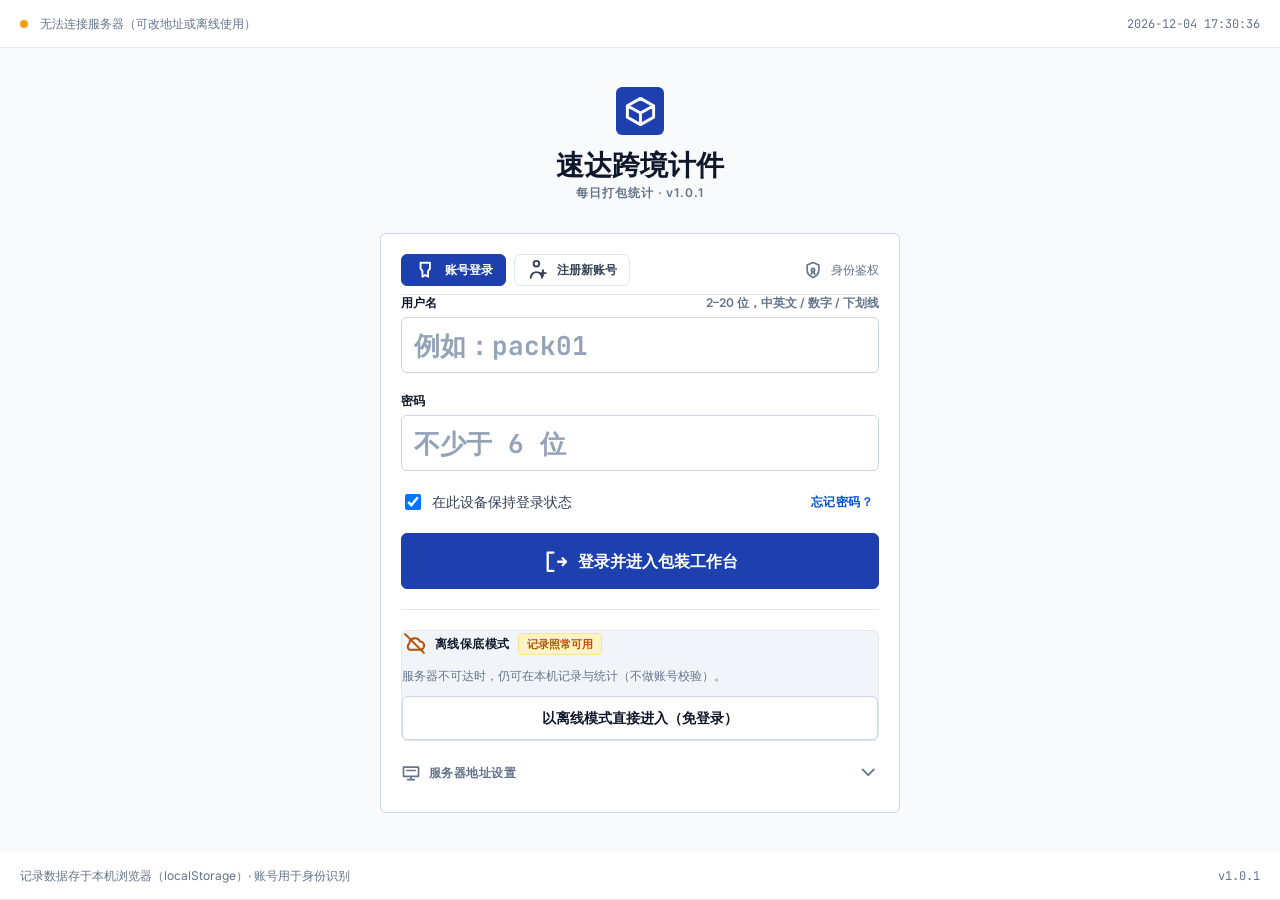
<file: 前端代码（前端工程师）/index.html>
<!DOCTYPE html>
<html lang="zh-CN">
<head>
<meta charset="utf-8">
<meta name="viewport" content="width=device-width, initial-scale=1.0">
<title>速达跨境计件 · 每日打包统计</title>
<link rel="icon" href="data:image/svg+xml,<svg xmlns='http://www.w3.org/2000/svg' viewBox='0 0 32 32'><rect width='32' height='32' rx='7' fill='%2300288e'/><path d='M9 13l7-4 7 4v8l-7 4-7-4z' fill='none' stroke='white' stroke-width='2' stroke-linejoin='round'/></svg>">
<link rel="stylesheet" href="assets/css/tokens.css">
<link rel="stylesheet" href="assets/css/base.css">
<style>
  body { display: grid; place-items: center; min-height: 100vh; }
  .boot { text-align: center; }
  .boot__mark {
    width: 48px; height: 48px; margin: 0 auto 16px;
    display: grid; place-items: center;
    border-radius: 12px; background: var(--c-primary-container); color: #fff;
  }
  .boot h1 { font-size: 20px; margin-bottom: 6px; }
  .boot p { color: var(--c-text-muted); font-size: 13px; margin-bottom: 20px; }
  .boot a { color: var(--c-secondary); font-weight: 600; }
</style>
</head>
<body>
  <div class="boot">
    <div class="boot__mark">
      <svg viewBox="0 0 24 24" width="26" height="26" fill="none" stroke="currentColor" stroke-width="2" stroke-linejoin="round">
        <path d="M3 8l9-5 9 5v8l-9 5-9-5z"/><path d="M3 8l9 5 9-5"/><path d="M12 13v8"/>
      </svg>
    </div>
    <h1>速达跨境计件</h1>
    <p>每日打包统计 · 正在进入…</p>
    <p><a href="pages/login.html">如果没有自动跳转，请点此进入登录页 →</a></p>
  </div>
  <script>
    location.replace('pages/login.html' + location.hash);
  </script>
</body>
</html>
</file>
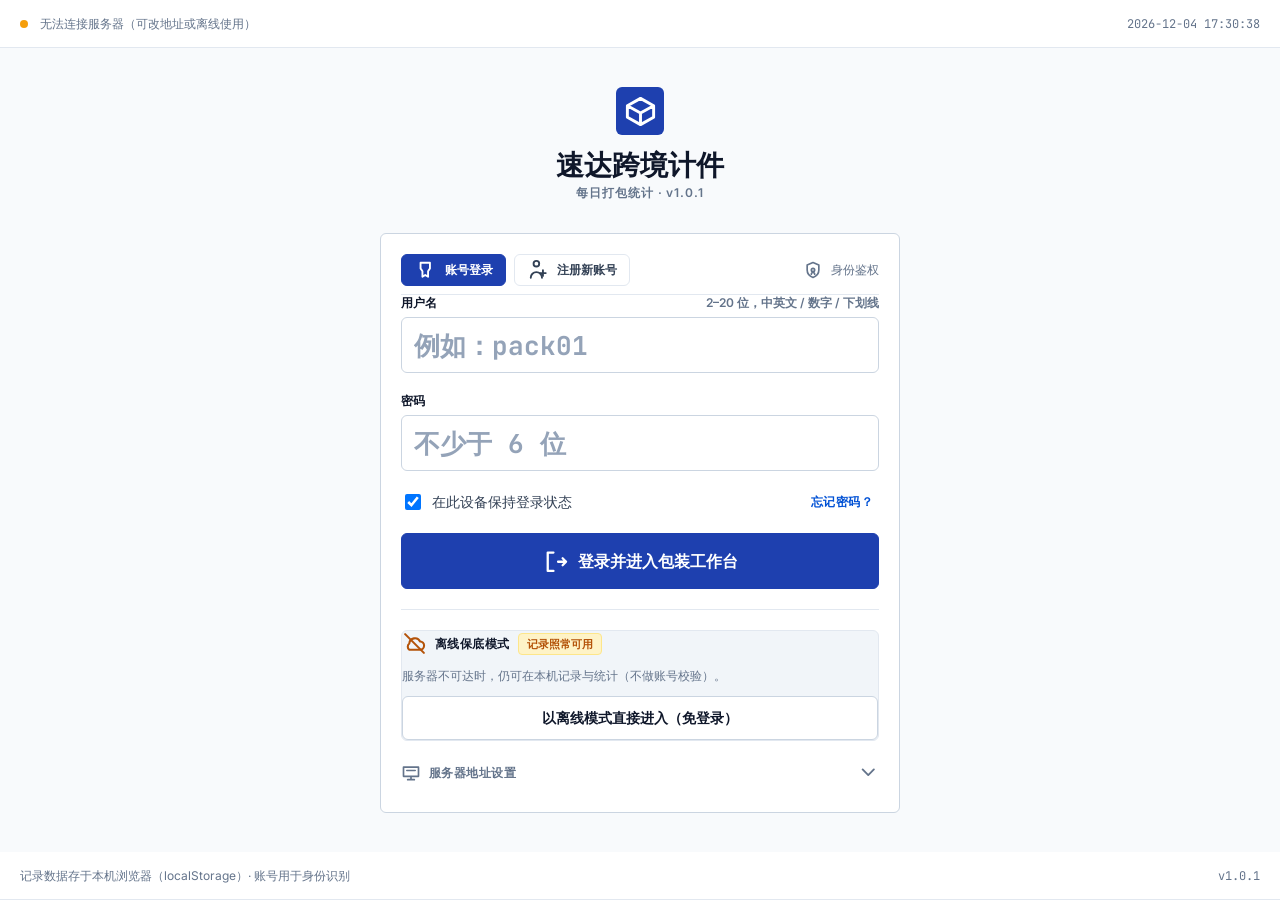
<file: 前端代码（前端工程师）/pages/dashboard.html>
<!DOCTYPE html>
<html lang="zh-CN">
<head>
<meta charset="utf-8">
<meta name="viewport" content="width=device-width, initial-scale=1.0, viewport-fit=cover">
<title>统计看板 · 速达跨境计件</title>
<link rel="icon" href="data:image/svg+xml,<svg xmlns='http://www.w3.org/2000/svg' viewBox='0 0 32 32'><rect width='32' height='32' rx='7' fill='%2300288e'/><path d='M9 13l7-4 7 4v8l-7 4-7-4z' fill='none' stroke='white' stroke-width='2' stroke-linejoin='round'/></svg>">
<link rel="preconnect" href="https://fonts.googleapis.com">
<link rel="preconnect" href="https://fonts.gstatic.com" crossorigin>
<!-- 字体为渐进增强：加载失败时回退到系统字体，不阻塞渲染 -->
<link rel="stylesheet" media="print" onload="this.media='all';this.onload=null"
      href="https://fonts.googleapis.com/css2?family=Inter:wght@400;500;600;700&family=JetBrains+Mono:wght@400;500;600;700&family=Space+Grotesk:wght@500;600;700&display=swap">

<link rel="stylesheet" href="../assets/css/tokens.css">
<link rel="stylesheet" href="../assets/css/base.css">
<link rel="stylesheet" href="../assets/css/components.css">
<link rel="stylesheet" href="../assets/css/layout.css">
<link rel="stylesheet" href="../assets/css/chart.css">
<link rel="stylesheet" href="../assets/css/utilities.css">
</head>
<body>

<div class="l-shell">
  <div class="l-anchor" id="shell-anchor"></div>

  <main class="l-main" id="page-root">

    <!-- 状态横幅 -->
    <section class="c-card u-flex u-items-center u-justify-between" style="gap:var(--space-md)">
      <div class="u-flex u-items-center u-gap-md">
        <span class="l-sidenav__mark" style="background:var(--c-surface-container);color:var(--c-primary)">
          <svg class="icon" style="font-size:20px" aria-hidden="true"><use href="#i-verified"></use></svg>
        </span>
        <div>
          <div class="u-flex u-items-center u-gap-sm">
            <span class="u-strong">结算核准状态：本机打包流水</span>
            <span class="c-badge c-badge--primary" id="dash-status-badge">已核算</span>
          </div>
          <p class="u-sm u-muted" style="margin-top:2px">
            计件费率基准：<span class="mono u-strong" id="dash-rate">¥1.50</span>/件 ｜ 统计口径：自然月，未记录日期不计入出勤
          </p>
        </div>
      </div>
      <div class="u-flex u-items-center u-gap-md">
        <span class="u-flex u-items-center u-gap-sm u-sm u-muted">
          <span class="c-dot c-dot--ok" id="dash-dot"></span><span id="dash-connection">数据已同步</span>
        </span>
        <span class="u-sm u-muted mono" id="dash-updated">—</span>
      </div>
    </section>

    <!-- KPI -->
    <section class="grid" style="grid-template-columns:repeat(auto-fit,minmax(220px,1fr));gap:var(--space-lg)">
      <div class="c-kpi">
        <div class="u-flex u-items-center u-justify-between">
          <span class="c-kpi__label">月累计打包量</span>
          <svg class="icon" style="font-size:20px;color:var(--c-primary)" aria-hidden="true"><use href="#i-inventory_2"></use></svg>
        </div>
        <div class="u-flex u-items-baseline u-gap-sm" style="margin-top:var(--space-md)">
          <span class="c-kpi__value" id="kpi-month-count">0</span>
          <span class="c-kpi__unit">件</span>
        </div>
        <div class="c-kpi__foot" style="padding-top:var(--space-sm);border-top:1px solid var(--c-border-subtle);margin-top:var(--space-md)">
          <span id="kpi-month-label">—</span>
        </div>
      </div>

      <div class="c-kpi">
        <div class="u-flex u-items-center u-justify-between">
          <span class="c-kpi__label">月累计计件总收入</span>
          <svg class="icon" style="font-size:20px;color:var(--c-income)" aria-hidden="true"><use href="#i-payments"></use></svg>
        </div>
        <div class="mono" style="font-size:28px;line-height:36px;font-weight:700;color:var(--c-income-deep);margin-top:var(--space-md)" id="kpi-month-income">¥0.00</div>
        <div class="c-kpi__foot" style="padding-top:var(--space-sm);border-top:1px solid var(--c-border-subtle);margin-top:var(--space-md)">
          单价 <span class="mono" id="kpi-rate">¥1.50</span>/件
        </div>
      </div>

      <div class="c-kpi">
        <div class="u-flex u-items-center u-justify-between">
          <span class="c-kpi__label">出勤与缺勤</span>
          <svg class="icon" style="font-size:20px;color:var(--c-text-muted)" aria-hidden="true"><use href="#i-calendar_month"></use></svg>
        </div>
        <div class="u-flex u-items-baseline u-gap-sm" style="margin-top:var(--space-md)">
          <span class="c-kpi__value" id="kpi-workdays">0</span>
          <span class="c-kpi__unit">工作日 /</span>
          <span class="c-kpi__value c-kpi__value--sm" id="kpi-missing" style="color:var(--c-text-muted)">0</span>
          <span class="c-kpi__unit">未记录</span>
        </div>
        <div class="c-kpi__foot" style="padding-top:var(--space-sm);border-top:1px solid var(--c-border-subtle);margin-top:var(--space-md)" id="kpi-workdays-note">—</div>
      </div>

      <div class="c-kpi">
        <div class="u-flex u-items-center u-justify-between">
          <span class="c-kpi__label">日均生产效能</span>
          <svg class="icon" style="font-size:20px;color:var(--c-primary)" aria-hidden="true"><use href="#i-speed"></use></svg>
        </div>
        <div class="u-flex u-items-baseline u-gap-sm" style="margin-top:var(--space-md)">
          <span class="c-kpi__value" id="kpi-avg">0</span>
          <span class="c-kpi__unit">件/日</span>
        </div>
        <div class="c-kpi__foot" style="padding-top:var(--space-sm);border-top:1px solid var(--c-border-subtle);margin-top:var(--space-md)">
          日均计件收益 <span class="mono u-strong" style="color:var(--c-income-deep)" id="kpi-avg-income">¥0.00</span>/日
        </div>
      </div>
    </section>

    <div class="l-grid-12">
      <!-- 趋势图 -->
      <section class="l-col-8">
        <div class="c-card c-card--pad">
          <div class="c-chart-filters">
            <div>
              <div class="u-flex u-items-center u-gap-sm">
                <h2 class="c-card__title" id="chart-heading">每日打包件数走势</h2>
                <span class="c-badge c-badge--primary" id="chart-month-badge">—</span>
              </div>
              <p class="c-card__sub" style="margin-top:2px">未记录的日期不画柱，避免把「没记录」误读成 0 件</p>
            </div>
            <div class="u-flex u-gap-md">
              <div class="c-seg" role="group" aria-label="时间范围" id="chart-range">
                <button type="button" data-range="7" aria-pressed="true">近 7 天</button>
                <button type="button" data-range="30" aria-pressed="false">近 30 天</button>
              </div>
              <div class="c-seg" role="group" aria-label="指标" id="chart-metric">
                <button type="button" data-metric="count" aria-pressed="true">件数</button>
                <button type="button" data-metric="income" aria-pressed="false">收入</button>
              </div>
            </div>
          </div>

          <div class="c-chart" id="chart-wrap"></div>

          <div class="c-chart-foot">
            <button type="button" class="c-btn c-btn--ghost c-btn--sm" id="btn-table" aria-expanded="false">表格视图</button>
            <span class="c-chart-note" id="chart-note">—</span>
          </div>

          <div class="c-chart-table" id="chart-table-wrap" hidden>
            <table class="c-table">
              <thead><tr><th scope="col">日期</th><th scope="col" class="num">件数</th><th scope="col" class="num">收入</th><th scope="col">备注</th></tr></thead>
              <tbody id="chart-table-body"></tbody>
            </table>
          </div>
        </div>
      </section>

      <!-- 右栏 -->
      <section class="l-col-4" style="display:flex;flex-direction:column;gap:var(--space-lg)">
        <!-- 最高单日 -->
        <div class="c-card" style="background:var(--c-income-soft);border-color:var(--c-income);display:flex;flex-direction:column;gap:var(--space-md)">
          <div class="u-flex u-items-center u-justify-between">
            <span class="c-badge" style="background:var(--c-income);border-color:var(--c-income);color:#fff">
              <svg class="icon" style="font-size:14px" aria-hidden="true"><use href="#i-workspace_premium"></use></svg>单月巅峰产出
            </span>
            <span class="mono u-sm u-strong" style="color:var(--c-income-deep)" id="best-date">—</span>
          </div>
          <div>
            <h3 class="head" style="font-size:22px;line-height:28px;font-weight:600;color:var(--c-text-display)">最高单日产出</h3>
            <p class="u-sm u-muted" style="margin-top:2px">当月单日打包件数峰值</p>
          </div>
          <div class="grid grid-cols-2 u-gap-sm">
            <div class="c-card" style="background:var(--c-surface-card);padding:var(--space-sm)">
              <span class="u-sm u-muted">当日封箱量</span>
              <div class="u-flex u-items-baseline u-gap-sm" style="margin-top:2px">
                <span class="mono head" style="font-size:22px;font-weight:700;color:var(--c-text-display)" id="best-count">0</span>
                <span class="u-sm u-muted">件</span>
              </div>
            </div>
            <div class="c-card" style="background:var(--c-surface-card);padding:var(--space-sm)">
              <span class="u-sm u-muted">单日计件结算</span>
              <div class="mono" style="font-size:22px;font-weight:700;color:var(--c-income-deep);margin-top:2px" id="best-income">¥0.00</div>
            </div>
          </div>
        </div>

        <!-- 效能明细 -->
        <div class="c-card c-card--pad" style="display:flex;flex-direction:column;gap:var(--space-md)">
          <div class="c-card__head">
            <span class="c-card__title">月度效能明细</span>
            <span class="c-badge" id="eff-badge">—</span>
          </div>
          <div style="display:flex;flex-direction:column;gap:var(--space-md)" id="eff-list"></div>
        </div>
      </section>
    </div>

    <!-- 结算对账明细 -->
    <section class="c-card c-card--pad">
      <div class="c-card__head">
        <span class="u-flex u-items-center u-gap-md">
          <span class="l-sidenav__mark" style="background:var(--c-surface-container);color:var(--c-primary)">
            <svg class="icon" style="font-size:20px" aria-hidden="true"><use href="#i-receipt_long"></use></svg>
          </span>
          <span>
            <span class="c-card__title">财务结算预估与对账小结</span>
            <span class="c-card__sub" style="display:block">按当前单价核算，导出 CSV 可直接对账</span>
          </span>
        </span>
        <a class="c-btn c-btn--secondary c-btn--sm" id="btn-export">导出本月 CSV</a>
      </div>

      <div style="overflow-x:auto;margin-top:var(--space-md)">
        <table class="c-table">
          <thead>
            <tr>
              <th scope="col">类目与结算项目</th>
              <th scope="col" class="num">完成计件量</th>
              <th scope="col" class="num">计件执行单价</th>
              <th scope="col" class="num">小计金额</th>
              <th scope="col">数据来源</th>
              <th scope="col" style="text-align:right">状态</th>
            </tr>
          </thead>
          <tbody id="settle-body"></tbody>
        </table>
      </div>
    </section>
  </main>
</div>

<script src="../assets/js/config.js"></script>
<script src="../assets/js/core.js"></script>
<script src="../assets/js/store.js"></script>
<script src="../assets/js/api.js"></script>
<script src="../assets/js/auth.js"></script>
<script src="../assets/js/icons.js"></script>
<script src="../assets/js/avatar.js"></script>
<script src="../assets/js/ui.js"></script>
<script src="../assets/js/chart.js"></script>
<script src="../assets/js/pages/dashboard.js"></script>
</body>
</html>
</file>
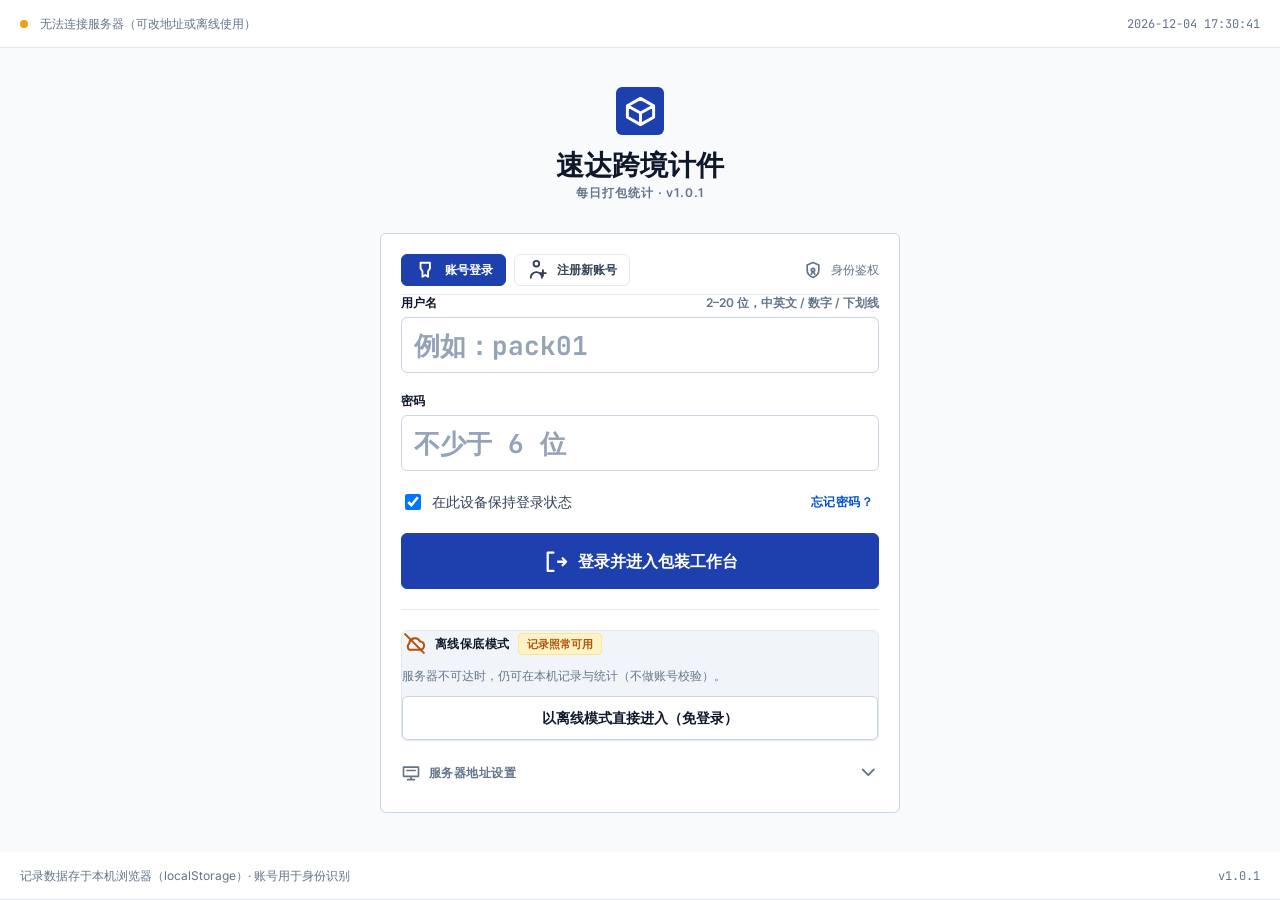
<file: 前端代码（前端工程师）/pages/history.html>
<!DOCTYPE html>
<html lang="zh-CN">
<head>
<meta charset="utf-8">
<meta name="viewport" content="width=device-width, initial-scale=1.0, viewport-fit=cover">
<title>历史明细 · 速达跨境计件</title>
<link rel="icon" href="data:image/svg+xml,<svg xmlns='http://www.w3.org/2000/svg' viewBox='0 0 32 32'><rect width='32' height='32' rx='7' fill='%2300288e'/><path d='M9 13l7-4 7 4v8l-7 4-7-4z' fill='none' stroke='white' stroke-width='2' stroke-linejoin='round'/></svg>">
<link rel="preconnect" href="https://fonts.googleapis.com">
<link rel="preconnect" href="https://fonts.gstatic.com" crossorigin>
<!-- 字体为渐进增强：加载失败时回退到系统字体，不阻塞渲染 -->
<link rel="stylesheet" media="print" onload="this.media='all';this.onload=null"
      href="https://fonts.googleapis.com/css2?family=Inter:wght@400;500;600;700&family=JetBrains+Mono:wght@400;500;600;700&family=Space+Grotesk:wght@500;600;700&display=swap">

<link rel="stylesheet" href="../assets/css/tokens.css">
<link rel="stylesheet" href="../assets/css/base.css">
<link rel="stylesheet" href="../assets/css/components.css">
<link rel="stylesheet" href="../assets/css/layout.css">
<link rel="stylesheet" href="../assets/css/chart.css">
<link rel="stylesheet" href="../assets/css/utilities.css">
</head>
<body>

<div class="l-shell">
  <div class="l-anchor" id="shell-anchor"></div>

  <main class="l-main" id="page-root">

    <!-- KPI 条 -->
    <section class="grid" style="grid-template-columns:repeat(auto-fit,minmax(190px,1fr));gap:var(--space-md)">
      <div class="c-kpi">
        <div class="u-flex u-items-center u-justify-between">
          <span class="c-kpi__label">统计月份</span>
          <svg class="icon" style="font-size:18px;color:var(--c-text-muted)" aria-hidden="true"><use href="#i-calendar_month"></use></svg>
        </div>
        <div class="c-kpi__value c-kpi__value--sm" id="kpi-month" style="margin-top:6px">—</div>
        <div class="c-kpi__foot" id="kpi-days">—</div>
      </div>
      <div class="c-kpi">
        <div class="u-flex u-items-center u-justify-between">
          <span class="c-kpi__label">出勤打卡</span>
          <svg class="icon" style="font-size:18px;color:var(--c-text-muted)" aria-hidden="true"><use href="#i-how_to_reg"></use></svg>
        </div>
        <div class="u-flex u-items-baseline u-gap-sm" style="margin-top:6px">
          <span class="c-kpi__value c-kpi__value--sm" id="kpi-workdays">0</span>
          <span class="c-kpi__unit">天</span>
        </div>
        <div class="c-kpi__foot" id="kpi-missing">未记录 0 天</div>
      </div>
      <div class="c-kpi">
        <div class="u-flex u-items-center u-justify-between">
          <span class="c-kpi__label">总打包件数</span>
          <svg class="icon" style="font-size:18px;color:var(--c-secondary)" aria-hidden="true"><use href="#i-inventory"></use></svg>
        </div>
        <div class="u-flex u-items-baseline u-gap-sm" style="margin-top:6px">
          <span class="c-kpi__value c-kpi__value--sm" id="kpi-count" style="color:var(--c-primary)">0</span>
          <span class="c-kpi__unit">件</span>
        </div>
        <div class="c-kpi__foot" id="kpi-range">—</div>
      </div>
      <div class="c-kpi" style="border-color:var(--c-border-strong);background:var(--c-surface-card)">
        <div class="u-flex u-items-center u-justify-between">
          <span class="c-kpi__label" style="color:var(--c-income-deep)">预估计件收益</span>
          <svg class="icon" style="font-size:20px;color:var(--c-income)" aria-hidden="true"><use href="#i-payments"></use></svg>
        </div>
        <div class="mono" style="font-size:28px;line-height:36px;font-weight:700;color:var(--c-income-deep);margin-top:6px" id="kpi-income">¥0.00</div>
        <div class="c-kpi__foot">按当前单价核算</div>
      </div>
      <div class="c-kpi">
        <div class="u-flex u-items-center u-justify-between">
          <span class="c-kpi__label">日均打包人效</span>
          <svg class="icon" style="font-size:18px;color:var(--c-text-muted)" aria-hidden="true"><use href="#i-speed"></use></svg>
        </div>
        <div class="u-flex u-items-baseline u-gap-sm" style="margin-top:6px">
          <span class="c-kpi__value c-kpi__value--sm" id="kpi-avg">0</span>
          <span class="c-kpi__unit">件/天</span>
        </div>
        <div class="c-kpi__foot" id="kpi-avg-income">日均 ¥0.00</div>
      </div>
    </section>

    <!-- 筛选条 -->
    <section class="c-card" style="display:flex;align-items:center;justify-content:space-between;gap:var(--space-md);flex-wrap:wrap">
      <div class="u-flex u-items-center u-gap-md">
        <div class="u-flex u-items-center" style="border:1px solid var(--c-border-strong);border-radius:var(--radius-md);background:var(--c-surface-card)">
          <button type="button" class="c-row-btn" id="hist-prev" style="border:0;border-right:1px solid var(--c-border-strong);border-radius:0" aria-label="上一月">‹</button>
          <span class="mono u-strong u-sm u-flex u-items-center u-gap-sm" style="padding:6px 14px">
            <svg class="icon" style="font-size:16px;color:var(--c-text-muted)" aria-hidden="true"><use href="#i-event"></use></svg>
            <span id="hist-month">—</span>
          </span>
          <button type="button" class="c-row-btn" id="hist-next" style="border:0;border-left:1px solid var(--c-border-strong);border-radius:0" aria-label="下一月">›</button>
        </div>
        <button type="button" class="c-btn c-btn--ghost c-btn--sm" id="hist-this-month">本月至今</button>
      </div>

      <div class="u-flex u-items-center u-gap-md" style="flex-wrap:wrap">
        <div style="position:relative">
          <svg class="icon" style="position:absolute;left:10px;top:8px;font-size:18px;color:var(--c-text-muted)" aria-hidden="true"><use href="#i-search"></use></svg>
          <input type="search" id="hist-search" class="c-input c-input--sm" style="width:280px;padding-left:34px" placeholder="搜索备注或日期，如「加班」或「10/12」">
        </div>
        <input type="date" id="hist-from" class="c-input c-input--sm" aria-label="起始日期">
        <span class="u-sm u-muted">至</span>
        <input type="date" id="hist-to" class="c-input c-input--sm" aria-label="结束日期">
        <button type="button" class="c-row-btn" id="hist-reset" title="重置筛选">重置</button>
      </div>
    </section>

    <div class="l-grid-12">

      <!-- 左：补录通道 -->
      <section class="l-col-4">
        <div class="c-card c-card--pad" style="display:flex;flex-direction:column;gap:var(--space-md)">
          <div class="c-card__head">
            <span class="u-flex u-items-center u-gap-sm">
              <span class="c-dot c-dot--ok"></span>
              <span class="c-card__title">历史补录通道</span>
            </span>
            <span class="c-badge c-badge--primary">PRD F-003</span>
          </div>

          <div class="c-alert c-alert--warn">
            <svg class="icon" style="font-size:18px;flex:none;color:var(--c-income)" aria-hidden="true"><use href="#i-info"></use></svg>
            <div><strong>补录规范：</strong>不允许选择未来日期；同一天仅允许一条记录，保存后自动覆盖原有数据。</div>
          </div>

          <form id="backfill-form" novalidate>
            <div class="c-field" style="margin-bottom:var(--space-md)">
              <div class="c-label">
                <label for="bf-date">补录业务日期</label>
                <span class="u-sm" style="color:var(--c-error-deep)">不可选未来日期</span>
              </div>
              <input type="date" id="bf-date" class="c-input" required>
            </div>

            <div class="c-field" style="margin-bottom:var(--space-md)">
              <div class="c-label">
                <label for="bf-count">打包件数（实物计数）</label>
                <span class="u-sm u-muted">单位：件</span>
              </div>
              <div style="position:relative">
                <input type="number" id="bf-count" class="c-input c-input--lg" inputmode="numeric" min="0" step="1" placeholder="0" required>
                <span class="u-label" style="position:absolute;right:16px;top:50%;transform:translateY(-50%)">件</span>
              </div>
              <div class="grid grid-cols-4 u-gap-sm" style="margin-top:6px">
                <button type="button" class="c-step" data-bf-step="1">+1</button>
                <button type="button" class="c-step" data-bf-step="5">+5</button>
                <button type="button" class="c-step" data-bf-step="10">+10</button>
                <button type="button" class="c-step" data-bf-step="50">+50</button>
              </div>
            </div>

            <div class="c-field" style="margin-bottom:var(--space-md)">
              <label class="u-label" for="bf-note">补录事由与备注</label>
              <input type="text" id="bf-note" class="c-input" maxlength="100" placeholder="例：漏打卡 / 整托加班补记">
            </div>

            <div class="c-card" style="background:var(--c-surface-elevated);display:flex;align-items:center;justify-content:space-between;margin-bottom:var(--space-md)">
              <div style="display:flex;flex-direction:column">
                <span class="u-sm u-muted">结算单价（核定）<span class="mono" id="bf-price">¥1.50</span>/件</span>
                <span class="u-sm u-strong">预估本次补录收益</span>
              </div>
              <span class="mono" style="font-size:24px;font-weight:700;color:var(--c-income-deep)" id="bf-income">¥0.00</span>
            </div>

            <button type="submit" class="c-btn c-btn--primary c-btn--lg c-btn--block">
              <svg class="icon" style="font-size:20px" aria-hidden="true"><use href="#i-post_add"></use></svg>
              确认保存补录单
            </button>
          </form>

          <p class="u-xs u-muted u-flex u-items-center u-justify-between" style="padding-top:8px;border-top:1px solid var(--c-border-subtle)">
            <span>操作人：<span id="bf-operator">—</span></span>
            <span>数据存于本机浏览器</span>
          </p>
        </div>
      </section>

      <!-- 右：流水账本 -->
      <section class="l-col-8">
        <div class="c-card" style="display:flex;flex-direction:column">
          <div class="c-card__head">
            <span class="u-flex u-items-center u-gap-sm">
              <span class="c-card__title" id="ledger-title">打包流水账本</span>
              <span class="c-badge" id="ledger-count">共 0 条</span>
            </span>
            <span class="u-sm u-muted">按日期倒序 · 就地改单（无弹窗）</span>
          </div>

          <div style="overflow-x:auto">
            <table class="c-table">
              <thead>
                <tr>
                  <th scope="col">日期（星期）</th>
                  <th scope="col" class="num">打包件数</th>
                  <th scope="col" class="num">计费单价</th>
                  <th scope="col" class="num">当日小计</th>
                  <th scope="col">备注说明</th>
                  <th scope="col" style="text-align:center">操作</th>
                </tr>
              </thead>
              <tbody id="ledger-body"></tbody>
            </table>
          </div>
          <div class="c-table__empty" id="ledger-empty" hidden>没有匹配的记录，换个月份或清空筛选条件试试。</div>
        </div>
      </section>
    </div>
  </main>
</div>

<script src="../assets/js/config.js"></script>
<script src="../assets/js/core.js"></script>
<script src="../assets/js/store.js"></script>
<script src="../assets/js/api.js"></script>
<script src="../assets/js/auth.js"></script>
<script src="../assets/js/icons.js"></script>
<script src="../assets/js/avatar.js"></script>
<script src="../assets/js/ui.js"></script>
<script src="../assets/js/pages/history.js"></script>
</body>
</html>
</file>
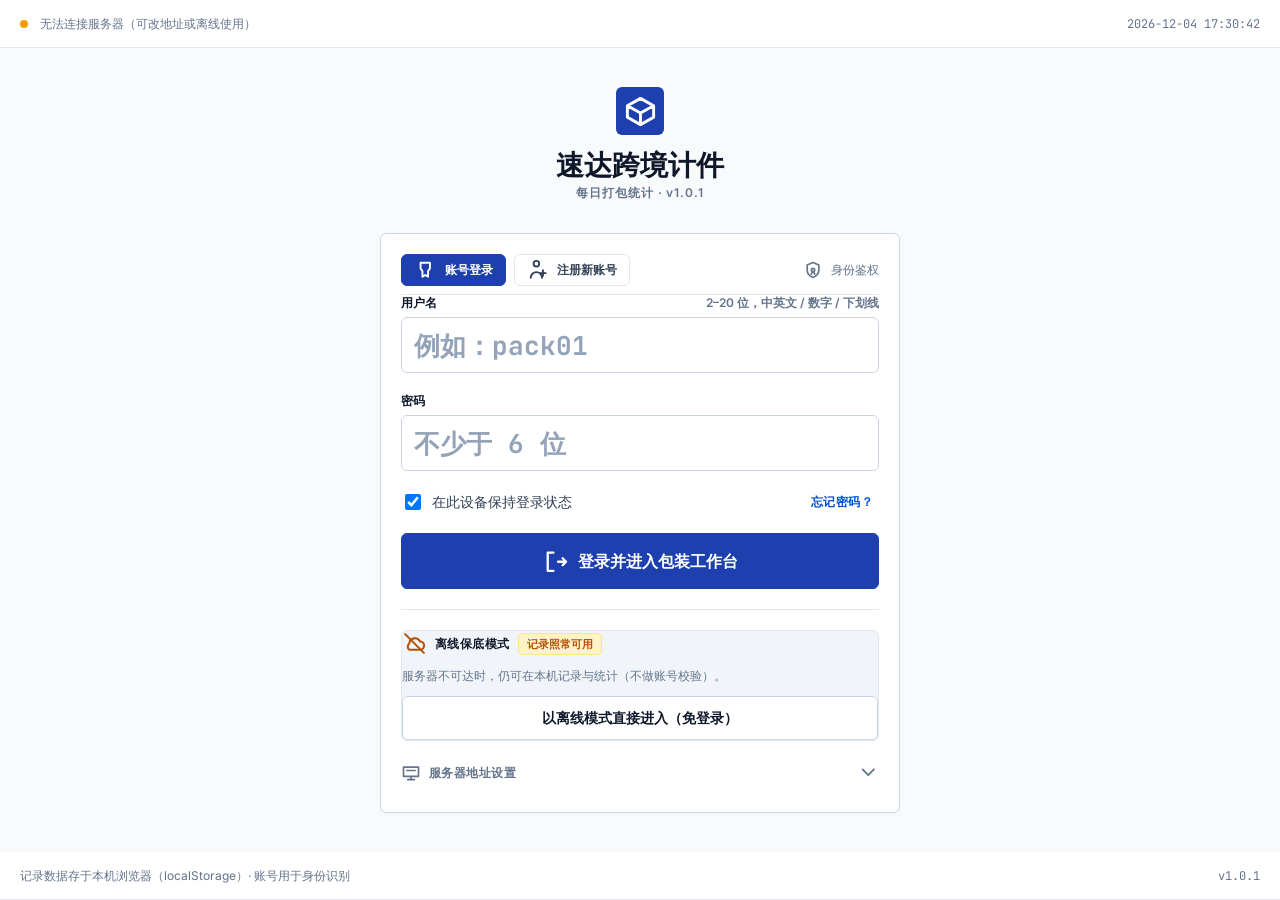
<file: 前端代码（前端工程师）/pages/login.html>
<!DOCTYPE html>
<html lang="zh-CN">
<head>
<meta charset="utf-8">
<meta name="viewport" content="width=device-width, initial-scale=1.0, viewport-fit=cover">
<title>登录 · 速达跨境计件</title>
<link rel="icon" href="data:image/svg+xml,<svg xmlns='http://www.w3.org/2000/svg' viewBox='0 0 32 32'><rect width='32' height='32' rx='7' fill='%2300288e'/><path d='M9 13l7-4 7 4v8l-7 4-7-4z' fill='none' stroke='white' stroke-width='2' stroke-linejoin='round'/></svg>">
<link rel="preconnect" href="https://fonts.googleapis.com">
<link rel="preconnect" href="https://fonts.gstatic.com" crossorigin>
<!-- 字体为渐进增强：加载失败时回退到系统字体，不阻塞渲染 -->
<link rel="stylesheet" media="print" onload="this.media='all';this.onload=null"
      href="https://fonts.googleapis.com/css2?family=Inter:wght@400;500;600;700&family=JetBrains+Mono:wght@400;500;600;700&family=Space+Grotesk:wght@500;600;700&display=swap">

<link rel="stylesheet" href="../assets/css/tokens.css">
<link rel="stylesheet" href="../assets/css/base.css">
<link rel="stylesheet" href="../assets/css/components.css">
<link rel="stylesheet" href="../assets/css/layout.css">
<link rel="stylesheet" href="../assets/css/chart.css">
<link rel="stylesheet" href="../assets/css/utilities.css">
</head>
<body>

<div class="l-auth">
  <!-- 顶部状态条 -->
  <header class="l-auth__bar">
    <div class="u-flex u-items-center u-gap-md">
      <span class="c-dot c-dot--ok" id="server-dot"></span>
      <span id="server-label">正在检测服务器…</span>
    </div>
    <span class="mono" id="live-clock">—</span>
  </header>

  <main class="l-auth__main">
    <div class="l-auth__panel">

      <!-- 品牌：居中置顶 -->
      <div class="auth-hero">
        <span class="l-sidenav__mark" style="width:48px;height:48px;margin:0 auto">
          <svg class="icon" style="font-size:28px" aria-hidden="true"><use href="#i-inventory_2"></use></svg>
        </span>
        <h1 class="head" style="font-size:28px;line-height:36px;font-weight:700;color:var(--c-text-display);margin-top:var(--space-md)">速达跨境计件</h1>
        <p class="u-label" style="letter-spacing:.08em;margin-top:2px">每日打包统计 · v1.0.1</p>
      </div>

      <!-- 鉴权控制台 -->
      <section>
        <div class="c-card c-card--strong c-card--pad">

          <div class="c-card__head" style="align-items:center">
            <div class="u-flex u-items-center u-gap-sm">
              <button type="button" class="c-btn c-btn--sm" id="tab-login" aria-pressed="true" data-mode="login">
                <svg class="icon" style="font-size:18px" aria-hidden="true"><use href="#i-badge"></use></svg>账号登录
              </button>
              <button type="button" class="c-btn c-btn--sm" id="tab-register" aria-pressed="false" data-mode="register">
                <svg class="icon" style="font-size:18px" aria-hidden="true"><use href="#i-person_add"></use></svg>注册新账号
              </button>
            </div>
            <span class="u-sm u-muted u-flex u-items-center u-gap-sm">
              <svg class="icon" style="font-size:16px" aria-hidden="true"><use href="#i-verified_user"></use></svg>身份鉴权
            </span>
          </div>

          <!-- 错误提示（内联红框，零弹窗） -->
          <div class="c-alert" id="auth-alert" hidden style="margin-bottom:var(--space-lg)">
            <svg class="icon" style="font-size:22px;flex:none" aria-hidden="true"><use href="#i-error"></use></svg>
            <div>
              <div class="u-label" id="auth-alert-title" style="color:var(--c-error-deep)">鉴权失败</div>
              <p id="auth-alert-text" style="margin-top:4px"></p>
            </div>
          </div>

          <form id="auth-form" novalidate>
            <div class="c-field" style="margin-bottom:var(--space-lg)">
              <div class="c-label">
                <label for="username">用户名</label>
                <span class="u-sm u-muted">2–20 位，中英文 / 数字 / 下划线</span>
              </div>
              <input type="text" id="username" name="username" class="c-input c-input--lg"
                     autocomplete="username" autocapitalize="none" spellcheck="false"
                     placeholder="例如：pack01" required>
            </div>

            <div class="c-field" style="margin-bottom:var(--space-lg)">
              <div class="c-label">
                <label for="password">密码</label>
                <span class="u-sm u-muted" id="caps-warning" hidden>大写锁定已开启</span>
              </div>
              <div style="position:relative">
                <input type="password" id="password" name="password" class="c-input c-input--lg"
                       autocomplete="current-password" placeholder="不少于 6 位" required>
                <button type="button" id="toggle-pwd"
                        class="icon"
                        style="position:absolute;right:12px;top:50%;transform:translateY(-50%);background:none;border:0;padding:0;color:var(--c-text-muted)"
                        aria-label="显示或隐藏密码"><use href="#i-visibility"></use></button>
              </div>
            </div>

            <div class="c-field" id="confirm-group" style="margin-bottom:var(--space-lg)" hidden>
              <div class="c-label">
                <label for="password2">确认密码</label>
                <span class="u-sm u-muted">再次输入以核验一致性</span>
              </div>
              <input type="password" id="password2" name="password2" class="c-input c-input--lg"
                     autocomplete="new-password" placeholder="请再次确认输入密码" required>
            </div>

            <div class="u-flex u-items-center u-justify-between" style="margin-bottom:var(--space-lg)">
              <label class="u-flex u-items-center u-gap-sm" style="cursor:pointer">
                <input type="checkbox" id="remember" checked style="width:16px;height:16px;border-radius:var(--radius-sm);border-color:var(--c-border-strong)">
                <span>在此设备保持登录状态</span>
              </label>
              <button type="button" id="btn-forgot" class="u-label" style="background:none;border:0;color:var(--c-secondary);cursor:pointer">
                忘记密码？
              </button>
            </div>

            <button type="submit" class="c-btn c-btn--primary c-btn--lg c-btn--block" id="auth-submit">
              <svg class="icon" style="font-size:22px" aria-hidden="true"><use href="#i-login"></use></svg>
              <span id="auth-submit-text">登录并进入包装工作台</span>
            </button>
          </form>

          <!-- 离线保底（F-018） -->
          <div style="margin-top:var(--space-lg);padding-top:var(--space-lg);border-top:1px solid var(--c-border-subtle)">
            <div class="c-card" style="background:var(--c-surface-elevated);display:flex;flex-direction:column;gap:var(--space-md)">
              <div class="u-flex u-items-center u-gap-sm">
                <svg class="icon" style="font-size:20px;color:var(--c-income-deep)" aria-hidden="true"><use href="#i-cloud_off"></use></svg>
                <span class="u-label u-label-strong">离线保底模式</span>
                <span class="c-badge c-badge--income">记录照常可用</span>
              </div>
              <p class="u-sm u-muted">服务器不可达时，仍可在本机记录与统计（不做账号校验）。</p>
              <button type="button" class="c-btn c-btn--secondary" id="btn-offline">以离线模式直接进入（免登录）</button>
            </div>
          </div>

          <!-- 服务器地址（F-019） -->
          <div style="margin-top:var(--space-md)">
            <button type="button" class="u-label u-muted u-flex u-items-center u-justify-between u-gap-sm"
                    id="btn-server-config" style="width:100%;background:none;border:0;padding:8px 0;cursor:pointer;text-align:left">
              <span class="u-flex u-items-center u-gap-sm">
                <svg class="icon" style="font-size:16px" aria-hidden="true"><use href="#i-settings_ethernet"></use></svg>
                服务器地址设置
              </span>
              <svg class="icon" style="font-size:18px" aria-hidden="true"><use href="#i-expand_more"></use></svg>
            </button>

            <div id="server-config" hidden
                 style="margin-top:8px;padding:var(--space-md);background:var(--c-surface-elevated);border:1px solid var(--c-border-subtle);border-radius:var(--radius-md)">
              <div class="c-field" style="margin-bottom:var(--space-md)">
                <label class="u-label" for="api-endpoint">账号服务端地址</label>
                <input type="text" id="api-endpoint" class="c-input c-input--sm mono" placeholder="http://localhost:5173">
              </div>
              <div class="u-flex u-gap-sm">
                <button type="button" class="c-btn c-btn--secondary c-btn--sm" id="btn-test-server">
                  <svg class="icon" style="font-size:16px" aria-hidden="true"><use href="#i-sync"></use></svg>测试并连接
                </button>
                <button type="button" class="c-btn c-btn--ghost c-btn--sm" id="btn-reset-server">恢复默认</button>
              </div>
            </div>
          </div>
        </div>
      </section>
    </div>
  </main>

  <footer class="l-auth__bar">
    <span>记录数据存于本机浏览器（localStorage）· 账号用于身份识别</span>
    <span class="mono">v1.0.1</span>
  </footer>
</div>

<script src="../assets/js/config.js"></script>
<script src="../assets/js/core.js"></script>
<script src="../assets/js/store.js"></script>
<script src="../assets/js/api.js"></script>
<script src="../assets/js/auth.js"></script>
<script src="../assets/js/icons.js"></script>
<script src="../assets/js/ui.js"></script>
<script src="../assets/js/pages/login.js"></script>
</body>
</html>
</file>
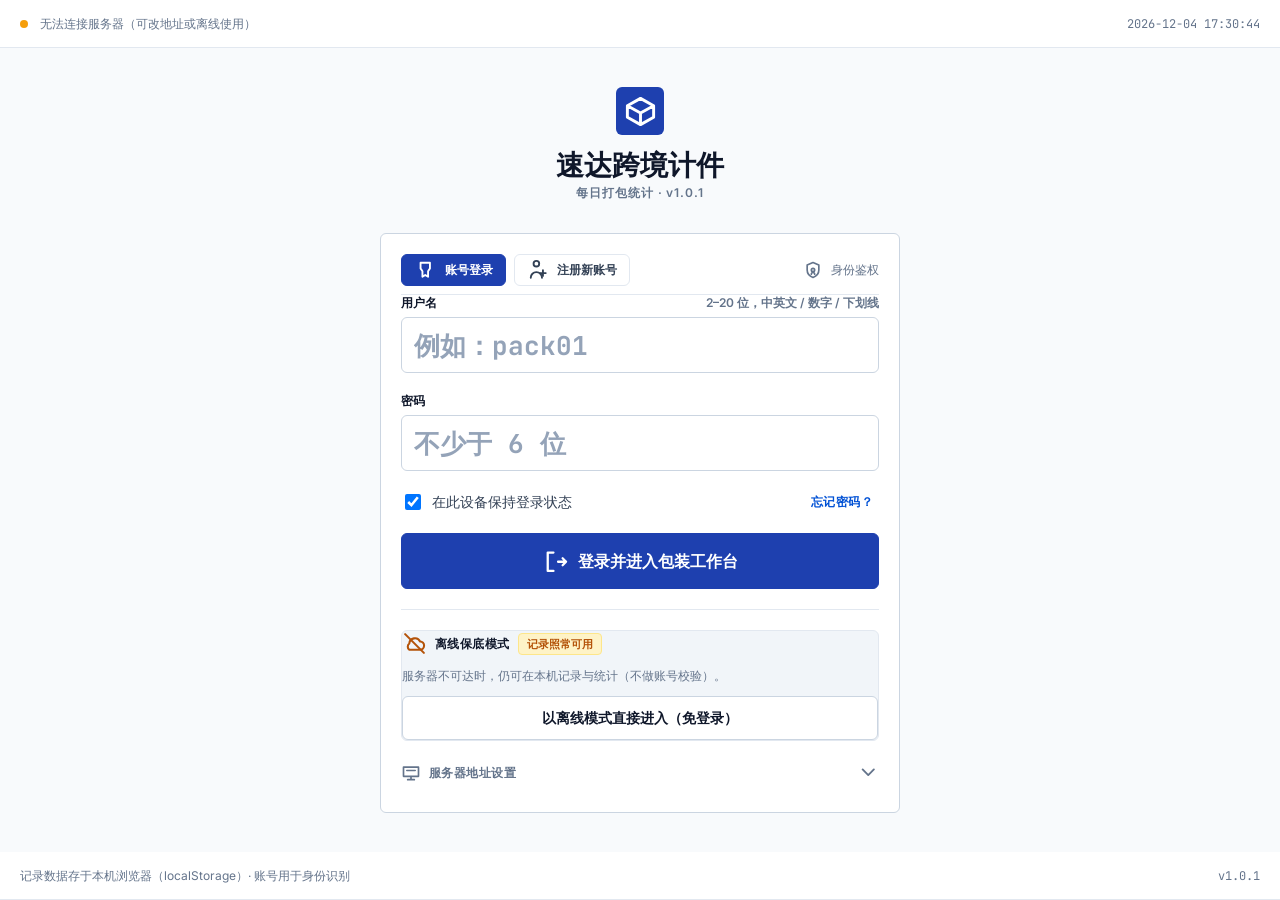
<file: 前端代码（前端工程师）/pages/settings.html>
<!DOCTYPE html>
<html lang="zh-CN">
<head>
<meta charset="utf-8">
<meta name="viewport" content="width=device-width, initial-scale=1.0, viewport-fit=cover">
<title>系统设置 · 速达跨境计件</title>
<link rel="icon" href="data:image/svg+xml,<svg xmlns='http://www.w3.org/2000/svg' viewBox='0 0 32 32'><rect width='32' height='32' rx='7' fill='%2300288e'/><path d='M9 13l7-4 7 4v8l-7 4-7-4z' fill='none' stroke='white' stroke-width='2' stroke-linejoin='round'/></svg>">
<link rel="preconnect" href="https://fonts.googleapis.com">
<link rel="preconnect" href="https://fonts.gstatic.com" crossorigin>
<!-- 字体为渐进增强：加载失败时回退到系统字体，不阻塞渲染 -->
<link rel="stylesheet" media="print" onload="this.media='all';this.onload=null"
      href="https://fonts.googleapis.com/css2?family=Inter:wght@400;500;600;700&family=JetBrains+Mono:wght@400;500;600;700&family=Space+Grotesk:wght@500;600;700&display=swap">

<link rel="stylesheet" href="../assets/css/tokens.css">
<link rel="stylesheet" href="../assets/css/base.css">
<link rel="stylesheet" href="../assets/css/components.css">
<link rel="stylesheet" href="../assets/css/layout.css">
<link rel="stylesheet" href="../assets/css/chart.css">
<link rel="stylesheet" href="../assets/css/utilities.css">
</head>
<body>

<div class="l-shell">
  <div class="l-anchor" id="shell-anchor"></div>

  <main class="l-main" id="page-root">
    <div class="l-grid-12">

      <!-- 左栏 -->
      <div class="l-col-6" style="display:flex;flex-direction:column;gap:var(--space-lg)">

        <!-- 账号（F-017） -->
        <section class="c-card c-card--pad">
          <div class="c-card__head">
            <span class="c-card__title">账号</span>
            <span class="c-badge" id="account-badge">—</span>
          </div>
          <div class="u-flex u-items-center u-gap-md" style="margin-bottom:var(--space-md)">
            <button type="button" class="c-avatar-btn" id="btn-avatar" title="点击更换头像" aria-label="更换头像">
              <span class="l-sidenav__avatar" style="width:44px;height:44px;font-size:18px" id="account-avatar">—</span>
              <span class="c-avatar-btn__badge" aria-hidden="true">
                <svg class="icon" style="font-size:12px"><use href="#i-camera"></use></svg>
              </span>
            </button>
            <div>
              <div class="u-strong" id="account-name">未登录</div>
              <div class="u-sm u-muted" id="account-status">—</div>
            </div>
          </div>
          <input type="file" id="file-avatar" accept="image/*" hidden>
          <div class="u-flex u-gap-sm" style="margin-bottom:var(--space-md)">
            <button type="button" class="c-btn c-btn--secondary c-btn--sm" id="btn-pick-avatar">更换头像</button>
            <button type="button" class="c-btn c-btn--ghost c-btn--sm" id="btn-reset-avatar" hidden>恢复默认头像</button>
          </div>
          <button type="button" class="c-btn c-btn--secondary c-btn--block" id="btn-logout">退出登录</button>
          <p class="u-sm u-muted" style="margin-top:12px;line-height:1.6">
            账号仅用于身份识别，<b>打包记录与设置保存在本机浏览器，不会上传服务器</b>；换设备登录看不到本机的数据。
            头像会居中裁剪为 256×256；后端接口未就绪时先存在本机。
          </p>
        </section>

        <!-- 单件收入（F-012） -->
        <section class="c-card c-card--pad">
          <div class="c-card__head"><span class="c-card__title">单件收入</span></div>
          <div class="c-field" style="margin-bottom:var(--space-md)">
            <label class="u-label" for="unit-price">每件收入（元）</label>
            <input type="number" id="unit-price" class="c-input c-input--lg mono" min="0.01" max="100" step="0.01" inputmode="decimal">
            <span class="u-sm u-muted">范围 0.01 – 100 元，默认 1.50 元</span>
          </div>
          <button type="button" class="c-btn c-btn--primary c-btn--block" id="btn-save-price">保存单价</button>
          <p class="u-sm u-muted" style="margin-top:12px">
            修改单价后，<b>所有历史记录的收入会按新单价重新计算</b>。
          </p>
        </section>

        <!-- 服务器地址（F-019） -->
        <section class="c-card c-card--pad">
          <div class="c-card__head">
            <span class="c-card__title">服务器地址</span>
            <span class="u-flex u-items-center u-gap-sm u-sm u-muted">
              <span class="c-dot" id="server-dot"></span><span id="server-label">检测中…</span>
            </span>
          </div>
          <div class="c-field" style="margin-bottom:var(--space-md)">
            <label class="u-label" for="api-endpoint">账号服务端基准地址</label>
            <input type="text" id="api-endpoint" class="c-input mono" placeholder="http://localhost:5173" spellcheck="false">
          </div>
          <div class="u-flex u-gap-sm">
            <button type="button" class="c-btn c-btn--secondary c-btn--sm" id="btn-test-server">测试并连接</button>
            <button type="button" class="c-btn c-btn--ghost c-btn--sm" id="btn-reset-server">恢复默认</button>
          </div>
        </section>
      </div>

      <!-- 右栏 -->
      <div class="l-col-6" style="display:flex;flex-direction:column;gap:var(--space-lg)">

        <!-- 每日提醒（F-013） -->
        <section class="c-card c-card--pad">
          <div class="c-card__head"><span class="c-card__title">每日提醒</span></div>
          <label class="u-flex u-items-center u-justify-between" style="margin-bottom:var(--space-md)">
            <span>开启提醒</span>
            <span class="c-switch">
              <input type="checkbox" id="reminder-enabled">
              <span class="c-switch__track"></span>
            </span>
          </label>
          <div class="c-field" style="margin-bottom:var(--space-md)">
            <label class="u-label" for="reminder-time">提醒时间</label>
            <input type="time" id="reminder-time" class="c-input">
          </div>
          <div class="c-field" style="margin-bottom:var(--space-md)">
            <label class="u-label" for="reminder-text">提醒文案</label>
            <input type="text" id="reminder-text" class="c-input" maxlength="60">
          </div>
          <button type="button" class="c-btn c-btn--primary c-btn--block" id="btn-save-reminder">保存提醒设置</button>
          <p class="u-sm u-muted" style="margin-top:12px">提醒依赖浏览器通知权限，页面需保持打开（可切到后台）。</p>
        </section>

        <!-- 数据（F-011） -->
        <section class="c-card c-card--pad" id="export">
          <div class="c-card__head"><span class="c-card__title">数据</span></div>
          <div style="display:flex;flex-direction:column;gap:8px">
            <button type="button" class="c-btn c-btn--secondary" id="btn-export-month">导出本月 CSV</button>
            <button type="button" class="c-btn c-btn--secondary" id="btn-export-all">导出全部 CSV</button>
            <button type="button" class="c-btn c-btn--secondary" id="btn-backup">备份数据（JSON）</button>
            <button type="button" class="c-btn c-btn--secondary" id="btn-restore">恢复备份（JSON）</button>
            <input type="file" id="file-restore" accept="application/json,.json" hidden>
          </div>
          <p class="u-sm u-muted" style="margin-top:12px;line-height:1.6">
            导出的 CSV 含「日期、件数、单价、收入、备注」五列，可直接在 Excel 打开对账。
            清理浏览器数据会一并清除记录，建议定期备份。
          </p>
        </section>

        <!-- 关于 -->
        <section class="c-card c-card--pad">
          <div class="c-card__head"><span class="c-card__title">关于</span></div>
          <div class="c-kv"><span class="c-kv__k">版本</span><span class="c-kv__v">v1.0.1</span></div>
          <div class="c-kv" style="margin-top:6px"><span class="c-kv__k">数据存放</span><span class="c-kv__v" id="about-storage">本机浏览器</span></div>
          <div class="c-kv" style="margin-top:6px"><span class="c-kv__k">记录条数</span><span class="c-kv__v" id="about-count">0</span></div>
          <div class="c-kv" style="margin-top:6px"><span class="c-kv__k">需求依据</span><span class="c-kv__v">PRD v1.0.1</span></div>
          <button type="button" class="c-btn c-btn--danger c-btn--block" id="btn-clear" style="margin-top:var(--space-md)">清空全部数据</button>
        </section>
      </div>
    </div>
  </main>
</div>

<script src="../assets/js/config.js"></script>
<script src="../assets/js/core.js"></script>
<script src="../assets/js/store.js"></script>
<script src="../assets/js/api.js"></script>
<script src="../assets/js/auth.js"></script>
<script src="../assets/js/icons.js"></script>
<script src="../assets/js/avatar.js"></script>
<script src="../assets/js/ui.js"></script>
<script src="../assets/js/pages/settings.js"></script>
</body>
</html>
</file>
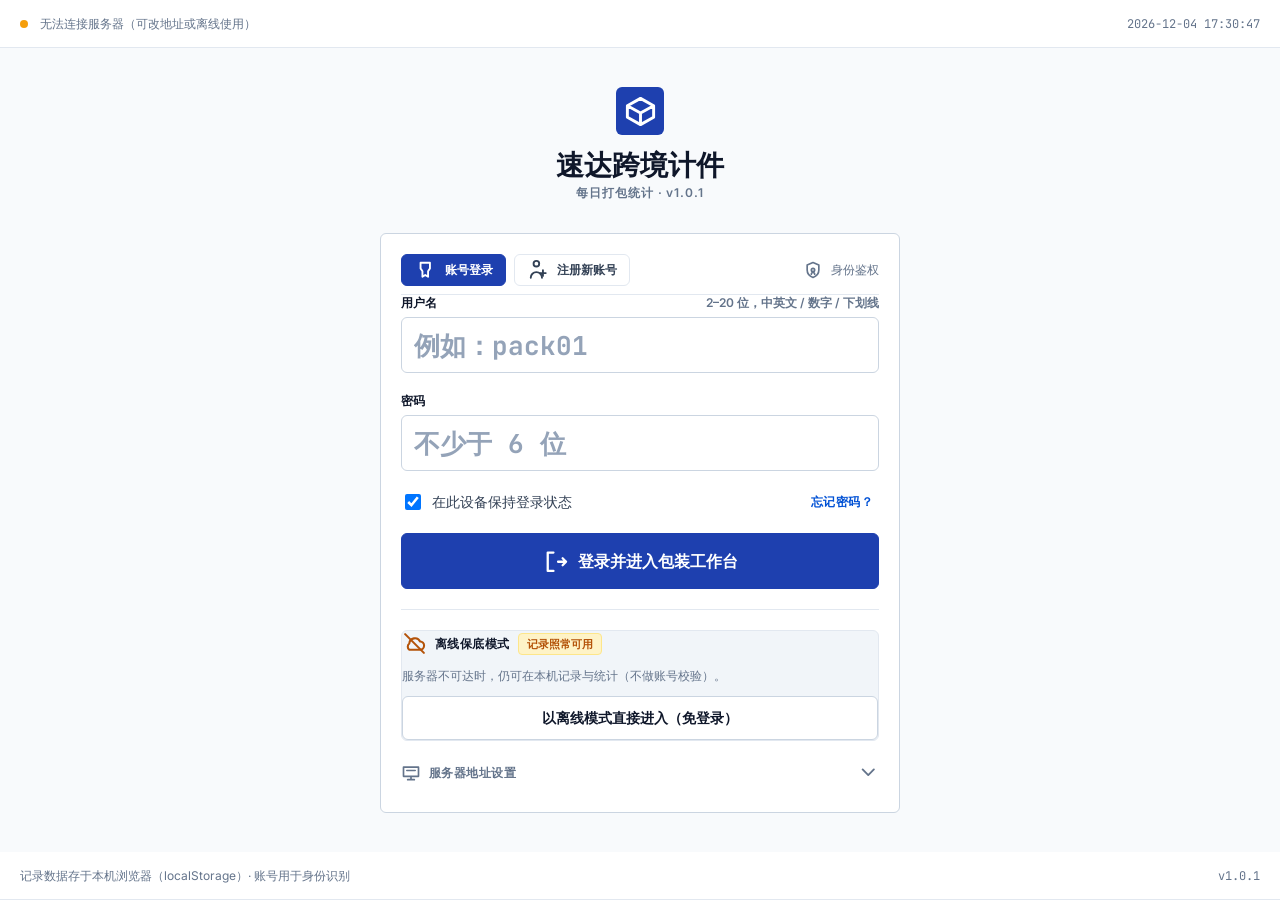
<file: 前端代码（前端工程师）/pages/workbench.html>
<!DOCTYPE html>
<html lang="zh-CN">
<head>
<meta charset="utf-8">
<meta name="viewport" content="width=device-width, initial-scale=1.0, viewport-fit=cover">
<title>今日录入 · 速达跨境计件</title>
<link rel="icon" href="data:image/svg+xml,<svg xmlns='http://www.w3.org/2000/svg' viewBox='0 0 32 32'><rect width='32' height='32' rx='7' fill='%2300288e'/><path d='M9 13l7-4 7 4v8l-7 4-7-4z' fill='none' stroke='white' stroke-width='2' stroke-linejoin='round'/></svg>">
<link rel="preconnect" href="https://fonts.googleapis.com">
<link rel="preconnect" href="https://fonts.gstatic.com" crossorigin>
<!-- 字体为渐进增强：加载失败时回退到系统字体，不阻塞渲染 -->
<link rel="stylesheet" media="print" onload="this.media='all';this.onload=null"
      href="https://fonts.googleapis.com/css2?family=Inter:wght@400;500;600;700&family=JetBrains+Mono:wght@400;500;600;700&family=Space+Grotesk:wght@500;600;700&display=swap">

<link rel="stylesheet" href="../assets/css/tokens.css">
<link rel="stylesheet" href="../assets/css/base.css">
<link rel="stylesheet" href="../assets/css/components.css">
<link rel="stylesheet" href="../assets/css/layout.css">
<link rel="stylesheet" href="../assets/css/chart.css">
<link rel="stylesheet" href="../assets/css/utilities.css">
</head>
<body>

<div class="l-shell">
  <div class="l-anchor" id="shell-anchor"></div>

  <main class="l-main" id="page-root">

    <!-- 日期锁定公告（F-001） -->
    <section class="c-card c-card--strong u-flex u-items-center u-justify-between" style="gap:var(--space-md)">
      <div class="u-flex u-items-center u-gap-md">
        <span class="l-sidenav__mark" style="background:var(--c-surface-container);color:var(--c-primary)">
          <svg class="icon" style="font-size:20px" aria-hidden="true"><use href="#i-calendar_today"></use></svg>
        </span>
        <div>
          <div class="u-flex u-items-center u-gap-sm">
            <span class="head" style="font-size:18px;line-height:24px;font-weight:600;color:var(--c-text-display)" id="today-date">—</span>
            <span class="c-badge c-badge--primary">当日锁定</span>
          </div>
          <p class="u-sm u-muted" style="margin-top:2px">
            首页只记当天，杜绝误录。补录或修改往日记录请到
            <a class="u-strong" href="history.html" style="color:var(--c-secondary)">历史明细</a> 页。
          </p>
        </div>
      </div>
      <div class="u-flex u-items-center u-gap-md">
        <div class="u-right">
          <div class="u-label">今日结算</div>
          <div class="mono u-strong" style="color:var(--c-success-deep)" id="today-status">待录入</div>
        </div>
      </div>
    </section>

    <div class="l-grid-12">

      <!-- 左：录入终端 -->
      <section class="l-col-7" style="display:flex;flex-direction:column;gap:var(--space-lg)">

        <div class="c-card c-card--strong c-card--pad" style="display:flex;flex-direction:column;gap:var(--space-lg)">
          <div class="c-card__head">
            <div>
              <h2 class="c-card__title">计件包裹录入端</h2>
              <p class="c-card__sub">输入当日完成打包件数，实时核算结算金额</p>
            </div>
            <span class="c-badge"><svg class="icon" style="font-size:16px" aria-hidden="true"><use href="#i-keyboard"></use></svg>支持小键盘直输</span>
          </div>

          <!-- 件数输入 -->
          <div class="c-field">
            <div class="u-flex u-items-center u-justify-between">
              <label class="u-label" for="count-input">本日完成打包量</label>
              <span class="u-label">支持快捷加件</span>
            </div>
            <div class="u-flex u-items-center u-gap-sm">
              <input type="number" id="count-input" class="c-input c-input--lg c-input--count" inputmode="numeric" min="0" step="1" placeholder="0" autocomplete="off">
              <span class="u-label">件</span>
            </div>
          </div>

          <!-- 快捷加件 -->
          <div>
            <div class="u-label" style="margin-bottom:6px">一键快速增量垫计</div>
            <div class="grid grid-cols-6 u-gap-sm">
              <button type="button" class="c-step" data-step="10">+10</button>
              <button type="button" class="c-step" data-step="20">+20</button>
              <button type="button" class="c-step" data-step="50">+50</button>
              <button type="button" class="c-step" data-step="100">+100</button>
              <button type="button" class="c-step" data-step="200">+200</button>
              <button type="button" class="c-step" id="btn-clear-count" style="color:var(--c-error-deep);border-color:#FECACA;background:var(--c-error-soft)">清空</button>
            </div>
          </div>

          <!-- 实时结算（F-002） -->
          <div class="c-card" style="background:var(--c-income-soft);border-color:var(--c-income);display:flex;align-items:center;justify-content:space-between;gap:var(--space-md)">
            <div class="u-flex u-items-center u-gap-md">
              <svg class="icon" style="font-size:28px;color:var(--c-income-deep)" aria-hidden="true"><use href="#i-payments"></use></svg>
              <div>
                <div class="u-label" style="color:var(--c-income-deep)">实时预估结算额（当日计件）</div>
                <div class="u-flex u-items-baseline u-gap-sm" style="margin-top:2px">
                  <span class="mono u-strong" id="formula-count">0</span>
                  <span class="u-sm u-muted">件 ×</span>
                  <span class="mono u-strong" id="formula-price">1.50</span>
                  <span class="u-sm u-muted">元/件 =</span>
                </div>
              </div>
            </div>
            <div class="u-right">
              <span class="mono" style="font-size:40px;line-height:48px;font-weight:700;color:var(--c-income-deep)" id="total-amount">¥0.00</span>
              <p class="u-sm u-muted">按标准批次现结模式核算</p>
            </div>
          </div>

          <!-- 单价 + 备注 -->
          <div class="grid grid-cols-1 md:grid-cols-3 u-gap-md">
            <div class="c-field">
              <span class="u-label">计件单价（设置页可改）</span>
              <div class="c-readonly mono">
                <span id="unit-price-text">¥1.50</span><span class="u-sm u-muted">/件</span>
              </div>
            </div>
            <div class="c-field md:col-span-2">
              <label class="u-label" for="note-input">打包备注（可选）</label>
              <input type="text" id="note-input" class="c-input" maxlength="100" placeholder="例如：生鲜件加气泡垫 / 跨境保税特批">
            </div>
          </div>

          <!-- 保存 -->
          <div style="display:flex;flex-direction:column;gap:8px">
            <button type="button" class="c-btn c-btn--primary c-btn--lg c-btn--block" id="btn-save">
              <svg class="icon" style="font-size:22px" aria-hidden="true"><use href="#i-save"></use></svg>
              保存今日记录（Ctrl + Enter）
            </button>
            <p class="u-sm u-muted u-center u-flex u-items-center u-justify-center u-gap-sm">
              <svg class="icon" style="font-size:15px;color:var(--c-primary)" aria-hidden="true"><use href="#i-verified_user"></use></svg>
              单日多次提交自动覆盖更新当日最新汇总，不产生重复记录。
            </p>
          </div>
        </div>
      </section>

      <!-- 右：指标与最近记录 -->
      <section class="l-col-5" style="display:flex;flex-direction:column;gap:var(--space-lg)">

        <div class="grid grid-cols-2 u-gap-md">
          <div class="c-kpi">
            <div class="u-flex u-items-center u-justify-between">
              <span class="c-kpi__label">今日打包总量</span>
              <svg class="icon" style="font-size:20px;color:var(--c-primary)" aria-hidden="true"><use href="#i-package_2"></use></svg>
            </div>
            <div>
              <div class="u-flex u-items-baseline u-gap-sm">
                <span class="c-kpi__value c-kpi__value--sm" id="metric-today-count">0</span>
                <span class="c-kpi__unit">件</span>
              </div>
              <div class="mono u-sm u-strong" style="color:var(--c-income-deep)" id="metric-today-income">¥0.00</div>
            </div>
          </div>

          <div class="c-kpi">
            <div class="u-flex u-items-center u-justify-between">
              <span class="c-kpi__label">本月累计包装</span>
              <svg class="icon" style="font-size:20px;color:var(--c-secondary)" aria-hidden="true"><use href="#i-local_shipping"></use></svg>
            </div>
            <div>
              <div class="u-flex u-items-baseline u-gap-sm">
                <span class="c-kpi__value c-kpi__value--sm" id="metric-month-count">0</span>
                <span class="c-kpi__unit">件</span>
              </div>
              <div class="mono u-sm u-strong" style="color:var(--c-income-deep)" id="metric-month-income">¥0.00</div>
            </div>
          </div>

          <div class="c-kpi">
            <div class="u-flex u-items-center u-justify-between">
              <span class="c-kpi__label">本月出勤工日</span>
              <svg class="icon" style="font-size:20px;color:var(--c-text-muted)" aria-hidden="true"><use href="#i-event_available"></use></svg>
            </div>
            <div>
              <div class="u-flex u-items-baseline u-gap-sm">
                <span class="c-kpi__value c-kpi__value--sm" id="metric-workdays">0</span>
                <span class="c-kpi__unit">天</span>
              </div>
              <div class="c-kpi__foot" id="metric-missing">未记录 0 天</div>
            </div>
          </div>

          <div class="c-kpi">
            <div class="u-flex u-items-center u-justify-between">
              <span class="c-kpi__label">日均人效</span>
              <svg class="icon" style="font-size:20px;color:var(--c-primary)" aria-hidden="true"><use href="#i-trending_up"></use></svg>
            </div>
            <div>
              <div class="u-flex u-items-baseline u-gap-sm">
                <span class="c-kpi__value c-kpi__value--sm" id="metric-avg">0</span>
                <span class="c-kpi__unit">件/天</span>
              </div>
              <div class="c-kpi__foot">日均收入 <span class="mono" id="metric-avg-income">¥0.00</span></div>
            </div>
          </div>
        </div>

        <!-- 最近记录（行内编辑，零弹窗） -->
        <div class="c-card c-card--pad" style="display:flex;flex-direction:column;gap:var(--space-sm)">
          <div class="c-card__head">
            <span class="u-flex u-items-center u-gap-sm">
              <svg class="icon" style="color:var(--c-primary);font-size:20px" aria-hidden="true"><use href="#i-assignment_turned_in"></use></svg>
              <span class="c-card__title">近 3 天记录存证</span>
            </span>
            <span class="u-label">免弹窗内联改单</span>
          </div>
          <div id="recent-list" style="display:flex;flex-direction:column"></div>
          <a href="history.html" class="c-btn c-btn--ghost c-btn--sm" style="margin-top:4px">
            查看全部历史明细
          </a>
        </div>

        <!-- 作业须知（右下角） -->
        <div class="c-card c-card--pad" style="display:flex;flex-direction:column;gap:var(--space-sm)">
          <span class="u-label u-label-strong u-flex u-items-center u-gap-sm">
            <svg class="icon" style="color:var(--c-primary);font-size:18px" aria-hidden="true"><use href="#i-campaign"></use></svg>
            作业须知（PRD v1.0.1）
          </span>
          <ul class="u-sm u-muted" style="display:flex;flex-direction:column;gap:6px;list-style:disc;padding-left:18px">
            <li>首页只记录「今天」，日期自动锁定，避免误录。</li>
            <li>补录与修改往日记录请到「历史明细」页完成。</li>
            <li>密码连续输错 5 次将锁定该账号 15 分钟。</li>
            <li>打包记录保存在本机浏览器，不上传服务器。</li>
          </ul>
        </div>
      </section>
    </div>
  </main>
</div>

<script src="../assets/js/config.js"></script>
<script src="../assets/js/core.js"></script>
<script src="../assets/js/store.js"></script>
<script src="../assets/js/api.js"></script>
<script src="../assets/js/auth.js"></script>
<script src="../assets/js/icons.js"></script>
<script src="../assets/js/avatar.js"></script>
<script src="../assets/js/ui.js"></script>
<script src="../assets/js/chart.js"></script>
<script src="../assets/js/pages/workbench.js"></script>
</body>
</html>
</file>
<file: 前端代码（前端工程师）/assets/css/tokens.css>
/* ============================================================
 * 设计令牌（Design Tokens）
 * 全站唯一的色板 / 字阶 / 间距 / 圆角来源。
 * 工具类（assets/css/utilities.css）与组件样式（assets/css/components.css）
 * 都引用这里的变量，改一个值即可全站生效。
 * 对应规范：docs/设计规范.md
 * ============================================================ */

:root {
  /* ---------- 品牌与主色 ---------- */
  --c-primary:            #00288e;   /* 深主蓝：主按钮、强调 */
  --c-primary-container:  #1e40af;   /* 作业蓝：提交、选中 */
  --c-primary-hover:      #1e3a8a;
  --c-primary-soft:       #dde1ff;
  --c-on-primary:         #ffffff;
  --c-on-primary-soft:    #001453;

  --c-secondary:          #0051d5;   /* 辅助蓝：链接、次级强调 */
  --c-secondary-container:#316bf3;

  /* ---------- 结算金额（专用琥珀色，不与状态色混用） ---------- */
  --c-income:             #F59E0B;
  --c-income-deep:        #B45309;
  --c-income-soft:        #FEF3C7;

  /* ---------- 语义状态 ---------- */
  --c-success:            #10B981;
  --c-success-deep:       #047857;
  --c-success-soft:       #ECFDF5;
  --c-warning:            #F59E0B;
  --c-warning-deep:       #B45309;
  --c-warning-soft:       #FFFBEB;
  --c-error:              #EF4444;
  --c-error-deep:         #991B1B;
  --c-error-soft:         #FEF2F2;

  /* ---------- 图表专用 ---------- */
  --c-chart:              #2563EB;   /* 单序列图表主色（已通过色盲/对比度校验） */

  /* ---------- 表面与描边 ---------- */
  --c-surface-bg:         #F8FAFC;   /* 页面底 */
  --c-surface-card:       #FFFFFF;   /* 卡片面 */
  --c-surface-elevated:   #F1F5F9;   /* 次级面 / 表头 */
  --c-surface-container:  #EFF4FF;   /* 选中态面 */
  --c-surface-container-2:#DCE9FF;
  --c-border-subtle:      #E2E8F0;   /* 1px 分隔线 */
  --c-border-strong:      #CBD5E1;   /* 输入框 / 强分隔 */
  --c-outline:            #757684;

  /* ---------- 文字 ---------- */
  --c-text-display:       #0F172A;   /* 标题与数据 */
  --c-text-body:          #334155;   /* 正文 */
  --c-text-muted:         #64748B;   /* 次要说明 */
  --c-text-disabled:      #94A3B8;

  /* ---------- 字体 ---------- */
  --font-body:  Inter, system-ui, -apple-system, "Segoe UI", "PingFang SC", "Microsoft YaHei", sans-serif;
  --font-head:  "Space Grotesk", Inter, system-ui, "PingFang SC", "Microsoft YaHei", sans-serif;
  --font-mono:  "JetBrains Mono", ui-monospace, SFMono-Regular, Consolas, monospace;

  /* ---------- 字阶 ---------- */
  --text-display-income:  700 40px/48px var(--font-mono);
  --text-display-income-sm:700 32px/40px var(--font-mono);
  --text-headline-lg:     700 28px/36px var(--font-head);
  --text-headline-md:     600 22px/28px var(--font-head);
  --text-headline-sm:     600 18px/24px var(--font-head);
  --text-body-lg:         500 16px/24px var(--font-body);
  --text-body-md:         400 14px/20px var(--font-body);
  --text-body-sm:         400 12px/16px var(--font-body);
  --text-label-ui:        600 12px/16px var(--font-body);
  --text-data-lg:         600 20px/26px var(--font-mono);
  --text-data-md:         500 14px/18px var(--font-mono);

  /* ---------- 间距 ---------- */
  --space-xs:  .25rem;
  --space-sm:  .5rem;
  --space-md:  .75rem;
  --space-lg:  1.25rem;
  --space-xl:  2rem;
  --gutter:    1rem;
  --gutter-desktop: 1.5rem;

  /* ---------- 圆角（工业风：小而克制） ---------- */
  --radius-sm:   2px;
  --radius:      4px;
  --radius-md:   6px;
  --radius-lg:   8px;
  --radius-full: 9999px;

  /* ---------- 阴影（仅一层，扁平化结构） ---------- */
  --shadow-card:    0 1px 2px rgba(15, 23, 42, .04);
  --shadow-popover: 0 6px 20px rgba(15, 23, 42, .10);

  /* ---------- 触达尺寸（触控下限） ---------- */
  --tap-min: 44px;
  --tap-target: 56px;
}
</file>
<file: 前端代码（前端工程师）/assets/css/base.css>
/* ============================================================
 * 基础层：重置、排版、通用工具类
 * ============================================================ */

*,
*::before,
*::after { box-sizing: border-box; }

/* hidden 属性必须始终生效：
   .c-field / .c-alert / .btn 等自身设了 display，会覆盖浏览器默认的 [hidden]{display:none} */
[hidden] { display: none !important; }

/* 数字输入框：去掉上下箭头
   （与页面上的快捷加件按钮重复，且工业触控场景误触率高；仍可用键盘/小键盘输入） */
input[type="number"] {
  -moz-appearance: textfield;
  appearance: textfield;
}
input[type="number"]::-webkit-outer-spin-button,
input[type="number"]::-webkit-inner-spin-button {
  -webkit-appearance: none;
  margin: 0;
}

html { -webkit-text-size-adjust: 100%; }

body {
  margin: 0;
  background: var(--c-surface-bg);
  color: var(--c-text-body);
  font-family: var(--font-body);
  font-size: 14px;
  line-height: 20px;
  -webkit-font-smoothing: antialiased;
  text-rendering: optimizeLegibility;
}

h1, h2, h3, h4, p, figure { margin: 0; }
ul, ol { margin: 0; padding: 0; list-style: none; }

a { color: inherit; text-decoration: none; }
button, input, select, textarea { font: inherit; color: inherit; }
button { cursor: pointer; }
button:disabled { cursor: not-allowed; }

table { border-collapse: collapse; }

/* 数字等宽：避免输入/跳动时数字宽度变化 */
.tnum { font-variant-numeric: tabular-nums; }
.mono { font-family: var(--font-mono); }
.head { font-family: var(--font-head); }

/* ---------- 工具类 ---------- */
.u-hidden { display: none !important; }
.u-flex { display: flex; }
.u-items-center { align-items: center; }
.u-justify-between { justify-content: space-between; }
.u-gap-sm { gap: var(--space-sm); }
.u-gap-md { gap: var(--space-md); }
.u-gap-lg { gap: var(--space-lg); }
.u-grow { flex: 1 1 auto; min-width: 0; }
.u-right { text-align: right; }
.u-center { text-align: center; }
.u-truncate { overflow: hidden; text-overflow: ellipsis; white-space: nowrap; }
.u-nowrap { white-space: nowrap; }
.u-muted { color: var(--c-text-muted); }
.u-strong { color: var(--c-text-display); font-weight: 600; }
.u-xs { font-size: 12px; line-height: 16px; }
.u-sm { font-size: 12px; line-height: 16px; }
.u-label {
  font-size: 12px;
  line-height: 16px;
  font-weight: 600;
  letter-spacing: .04em;
  color: var(--c-text-muted);
}
.u-label-strong { color: var(--c-text-display); }

/* 仅供屏幕阅读器 */
.sr-only {
  position: absolute; width: 1px; height: 1px; padding: 0; margin: -1px;
  overflow: hidden; clip: rect(0 0 0 0); white-space: nowrap; border: 0;
}

/* 焦点可见性（键盘可达） */
:focus-visible {
  outline: 2px solid var(--c-primary);
  outline-offset: 2px;
}
</file>
<file: 前端代码（前端工程师）/assets/css/components.css>
/* ============================================================
 * 组件层：跨页面复用的 UI 原子（按钮 / 卡片 / 输入 / 徽章 / 表格 / 行内编辑）
 * 命名规范：.c-<block>__<element>（BEM 简化版）
 * ============================================================ */

/* ---------------- 卡片 ---------------- */
.c-card {
  background: var(--c-surface-card);
  border: 1px solid var(--c-border-subtle);
  border-radius: var(--radius-md);
}
.c-card--strong { border-color: var(--c-border-strong); }
.c-card--pad   { padding: var(--space-lg); }
.c-card__head {
  display: flex; align-items: center; justify-content: space-between; gap: var(--space-md);
  padding-bottom: var(--space-sm);
  border-bottom: 1px solid var(--c-border-subtle);
}
.c-card__title { font-family: var(--font-head); font-size: 18px; line-height: 24px; font-weight: 600; color: var(--c-text-display); }
.c-card__sub   { font-size: 12px; line-height: 16px; color: var(--c-text-muted); }

/* ---------------- 按钮 ---------------- */
.c-btn {
  display: inline-flex; align-items: center; justify-content: center; gap: var(--space-sm);
  min-height: var(--tap-min);
  padding: 0 var(--space-lg);
  border: 1px solid transparent;
  border-radius: var(--radius-md);
  font-size: 14px; line-height: 20px; font-weight: 600;
  transition: background-color .15s, border-color .15s, transform .06s;
}
.c-btn:active { transform: translateY(1px); }
.c-btn:disabled { opacity: .5; }

.c-btn--primary { background: var(--c-primary-container); color: var(--c-on-primary); border-color: var(--c-primary-container); }
.c-btn--primary:hover { background: var(--c-primary-hover); border-color: var(--c-primary-hover); }

.c-btn--secondary { background: var(--c-surface-card); color: var(--c-text-display); border-color: var(--c-border-strong); }
.c-btn--secondary:hover { background: var(--c-surface-elevated); }

.c-btn--ghost { background: transparent; color: var(--c-text-body); border-color: var(--c-border-subtle); }
.c-btn--ghost:hover { background: var(--c-surface-elevated); color: var(--c-text-display); }

.c-btn--danger { background: transparent; color: var(--c-error-deep); border-color: var(--c-error); }
.c-btn--danger:hover { background: var(--c-error-soft); }

.c-btn--lg { min-height: var(--tap-target); font-size: 16px; line-height: 24px; }
.c-btn--sm { min-height: 32px; padding: 0 var(--space-md); font-size: 12px; line-height: 16px; }
.c-btn--block { width: 100%; }

/* 快速加件（触控大、字等宽） */
.c-step {
  min-height: 48px;
  padding: 0 var(--space-sm);
  background: var(--c-surface-card);
  border: 1.5px solid var(--c-border-strong);
  border-radius: var(--radius-md);
  font-family: var(--font-mono); font-size: 14px; font-weight: 600;
  color: var(--c-text-display);
  transition: background-color .15s, transform .06s;
}
.c-step:hover { background: var(--c-surface-elevated); }
.c-step:active { transform: translateY(1px); }

/* ---------------- 表单 ---------------- */
.c-field { display: flex; flex-direction: column; gap: 6px; }
.c-label {
  display: flex; align-items: center; justify-content: space-between; gap: var(--space-sm);
  font-size: 12px; line-height: 16px; font-weight: 600; color: var(--c-text-display);
}
.c-hint { font-size: 12px; line-height: 16px; color: var(--c-text-muted); }
.c-req { color: var(--c-error); }

.c-input {
  width: 100%;
  min-height: var(--tap-min);
  padding: 0 var(--space-md);
  background: var(--c-surface-card);
  border: 1px solid var(--c-border-strong);
  border-radius: var(--radius-md);
  font-size: 14px; line-height: 20px;
  color: var(--c-text-display);
  transition: border-color .15s, box-shadow .15s;
}
.c-input::placeholder { color: var(--c-text-disabled); }
.c-input:focus {
  outline: none;
  border-color: var(--c-primary);
  box-shadow: 0 0 0 3px var(--c-primary-soft);
}
.c-input--lg { min-height: var(--tap-target); font-family: var(--font-mono); font-size: 26px; font-weight: 700; }
.c-input--sm { min-height: 32px; font-size: 13px; }
/* 计件数量输入：定宽，单位在框外
   150px 依据 26px 等宽字排版：可容纳 6 位数（999999）且留有余量，
   宽度约为下方快捷加件按钮（6 栏栅格）的 2 格，整卡视觉更利落。 */
.c-input--count { width: 150px; max-width: 100%; text-align: center; }

/* 只读字段（如首页的锁定日期） */
.c-readonly {
  display: flex; align-items: center; gap: var(--space-sm);
  min-height: var(--tap-min);
  padding: 0 var(--space-md);
  background: var(--c-surface-elevated);
  border: 1px solid var(--c-border-subtle);
  border-radius: var(--radius-md);
  font-size: 15px; color: var(--c-text-display);
}

/* 开关 */
.c-switch { position: relative; display: inline-block; width: 44px; height: 26px; flex: none; }
.c-switch input { opacity: 0; width: 0; height: 0; }
.c-switch__track {
  position: absolute; inset: 0; cursor: pointer;
  background: var(--c-border-strong); border-radius: var(--radius-full);
  transition: background-color .18s;
}
.c-switch__track::before {
  content: ""; position: absolute; left: 3px; top: 3px;
  width: 20px; height: 20px; border-radius: 50%;
  background: #fff; box-shadow: 0 1px 3px rgba(15, 23, 42, .3);
  transition: transform .18s;
}
.c-switch input:checked + .c-switch__track { background: var(--c-primary); }
.c-switch input:checked + .c-switch__track::before { transform: translateX(18px); }
.c-switch input:focus-visible + .c-switch__track { outline: 2px solid var(--c-primary); outline-offset: 2px; }

/* ---------------- 徽章 / 状态点 ---------------- */
.c-badge {
  display: inline-flex; align-items: center; gap: 6px;
  padding: 2px var(--space-sm);
  border: 1px solid var(--c-border-subtle);
  border-radius: var(--radius);
  background: var(--c-surface-elevated);
  font-size: 11px; line-height: 16px; font-weight: 600;
  color: var(--c-text-muted);
}
.c-badge--primary { background: var(--c-surface-container); border-color: var(--c-primary-soft); color: var(--c-primary); }
.c-badge--success { background: var(--c-success-soft); border-color: #A7F3D0; color: var(--c-success-deep); }
.c-badge--warning { background: var(--c-warning-soft); border-color: #FDE68A; color: var(--c-warning-deep); }
.c-badge--error   { background: var(--c-error-soft); border-color: #FECACA; color: var(--c-error-deep); }
.c-badge--income  { background: var(--c-income-soft); border-color: #FDE68A; color: var(--c-income-deep); }

.c-dot { width: 8px; height: 8px; flex: none; border-radius: 50%; background: var(--c-text-disabled); }
.c-dot--ok { background: var(--c-success); }
.c-dot--warn { background: var(--c-warning); }
.c-dot--err { background: var(--c-error); }

/* ---------------- 指标卡 ---------------- */
.c-kpi {
  display: flex; flex-direction: column; justify-content: space-between; gap: var(--space-sm);
  padding: var(--space-md);
  background: var(--c-surface-card);
  border: 1px solid var(--c-border-subtle);
  border-radius: var(--radius-md);
}
.c-kpi__label { font-size: 12px; line-height: 16px; color: var(--c-text-muted); }
.c-kpi__value { font-family: var(--font-mono); font-size: 32px; line-height: 40px; font-weight: 700; color: var(--c-text-display); }
.c-kpi__value--sm { font-size: 20px; line-height: 26px; }
.c-kpi__value--income { color: var(--c-income-deep); }
.c-kpi__unit { font-size: 12px; color: var(--c-text-muted); }
.c-kpi__foot { font-size: 12px; line-height: 16px; color: var(--c-text-muted); }

/* ---------------- 提示条 / 错误框（零弹窗策略） ---------------- */
.c-alert {
  display: flex; align-items: flex-start; gap: var(--space-sm);
  padding: var(--space-md);
  border: 1.5px solid var(--c-error);
  border-radius: var(--radius-md);
  background: var(--c-error-soft);
  color: var(--c-error-deep);
  font-size: 14px; line-height: 20px;
}
.c-alert--info { border-color: var(--c-border-strong); background: var(--c-surface-elevated); color: var(--c-text-body); }
.c-alert--warn { border-color: var(--c-warning); background: var(--c-warning-soft); color: var(--c-warning-deep); }
.c-alert--ok { border-color: var(--c-success); background: var(--c-success-soft); color: var(--c-success-deep); }
.c-alert[hidden] { display: none; }

/* ---------------- 数据表 ---------------- */
.c-table { width: 100%; text-align: left; }
.c-table thead th {
  padding: var(--space-md);
  background: var(--c-surface-elevated);
  border-bottom: 1px solid var(--c-border-strong);
  font-size: 12px; line-height: 16px; font-weight: 600; color: var(--c-text-muted);
  white-space: nowrap;
}
.c-table tbody td {
  padding: var(--space-md);
  border-bottom: 1px solid var(--c-border-subtle);
  font-size: 14px; line-height: 20px;
}
.c-table tbody tr:hover { background: var(--c-surface-elevated); }
.c-table tbody tr[data-editing="true"] { background: var(--c-surface-container); }
.c-table .num { text-align: right; font-family: var(--font-mono); font-variant-numeric: tabular-nums; }
.c-table .strong { font-weight: 600; color: var(--c-text-display); }
.c-table__empty { padding: var(--space-xl); text-align: center; color: var(--c-text-muted); }

/* 行内操作按钮 */
.c-row-actions { display: inline-flex; gap: 6px; }
.c-row-btn {
  min-width: 32px; height: 32px; padding: 0 var(--space-sm);
  background: var(--c-surface-card);
  border: 1px solid var(--c-border-strong);
  border-radius: var(--radius);
  font-size: 12px; font-weight: 600; color: var(--c-text-display);
}
.c-row-btn:hover { background: var(--c-surface-elevated); }
.c-row-btn--danger { color: var(--c-text-muted); }
.c-row-btn--danger:hover { background: var(--c-error-soft); color: var(--c-error-deep); border-color: var(--c-error); }
.c-row-btn--primary { background: var(--c-primary-container); color: var(--c-on-primary); border-color: var(--c-primary-container); }

/* ---------------- 头像 ---------------- */

/* 可点击的头像（设置页）：角标提示可更换 */
.c-avatar-btn {
  position: relative;
  display: inline-block;
  padding: 0;
  border: 0;
  background: transparent;
  border-radius: 50%;
  cursor: pointer;
  line-height: 0;
}
.c-avatar-btn:focus-visible { outline: 2px solid var(--c-primary); outline-offset: 2px; }
.c-avatar-btn__badge {
  position: absolute;
  right: -2px;
  bottom: -2px;
  width: 18px;
  height: 18px;
  display: grid; place-items: center;
  border-radius: 50%;
  background: var(--c-primary);
  color: #fff;
  border: 2px solid var(--c-surface-card);
  line-height: 1;
}
.c-avatar-btn:hover .c-avatar-btn__badge { background: var(--c-primary-hover); }

/* 使用图片时的头像 */
.l-sidenav__avatar.has-image,
.account-avatar.has-image {
  background-size: cover;
  background-position: center;
  background-repeat: no-repeat;
}

/* ---------------- 键值对（键 → 值） ---------------- */
.c-kv { display: flex; align-items: baseline; justify-content: space-between; gap: var(--space-sm); font-size: 13px; }
.c-kv__k { color: var(--c-text-muted); }
.c-kv__v { font-family: var(--font-mono); font-weight: 600; color: var(--c-text-display); }

/* ---------------- Toast（全局轻提示，非模态） ---------------- */
.c-toast {
  position: fixed; z-index: 60;
  left: 50%; transform: translate(-50%, 12px);
  bottom: 24px;
  max-width: calc(100% - 32px);
  padding: 10px var(--space-lg);
  background: var(--c-text-display); color: #fff;
  border-radius: var(--radius-full);
  font-size: 14px; line-height: 20px;
  box-shadow: var(--shadow-popover);
  opacity: 0; pointer-events: none;
  transition: opacity .2s, transform .2s;
}
.c-toast[data-show="true"] { opacity: 1; transform: translate(-50%, 0); }
.c-toast[data-tone="error"] { background: var(--c-error-deep); }
.c-toast[data-tone="ok"] { background: var(--c-success-deep); }
</file>
<file: 前端代码（前端工程师）/assets/css/layout.css>
/* ============================================================
 * 布局层：应用外壳（侧边栏 + 顶栏 + 主内容）
 * 侧边栏与顶栏由 assets/js/ui.js 渲染，样式集中在这里。
 * ============================================================ */

.l-shell {
  min-height: 100vh;
  display: flex;
  flex-direction: column;
}

/* 外壳锚点：让注入的侧边栏/顶栏直接参与 .l-shell 布局，
   保证顶栏 sticky 的包含块是整页（否则会被自身高度限制） */
.l-anchor { display: contents; }

/* ---------------- 侧边栏 ---------------- */
.l-sidenav {
  position: fixed;
  inset: 0 auto 0 0;
  z-index: 30;
  width: 256px;
  display: flex;
  flex-direction: column;
  justify-content: space-between;
  background: var(--c-surface-card);
  border-right: 1px solid var(--c-border-subtle);
  overflow-y: auto;
}

.l-sidenav__brand {
  padding: var(--space-lg);
  border-bottom: 1px solid var(--c-border-subtle);
  background: rgba(239, 244, 255, .4);
}
.l-sidenav__mark {
  width: 32px; height: 32px;
  display: grid; place-items: center;
  border-radius: var(--radius-md);
  background: var(--c-primary-container);
  color: #fff;
}
.l-sidenav__title {
  font-family: var(--font-head); font-size: 18px; line-height: 24px; font-weight: 600;
  color: var(--c-text-display);
}
.l-sidenav__sub { font-size: 12px; line-height: 16px; color: var(--c-text-muted); }

.l-nav { display: flex; flex-direction: column; gap: 4px; padding: var(--space-sm) 0; }
.l-nav__item {
  display: flex; align-items: center; gap: var(--space-sm);
  padding: var(--space-sm) var(--space-md);
  font-size: 12px; font-weight: 600; letter-spacing: .04em;
  color: var(--c-text-muted);
  border-left: 4px solid transparent;
  transition: background-color .15s, color .15s;
}
.l-nav__item:hover { background: var(--c-surface-elevated); color: var(--c-text-display); }
.l-nav__item[aria-current="page"] {
  background: var(--c-surface-container);
  border-left-color: var(--c-primary);
  color: var(--c-primary);
}
.l-nav__icon { width: 20px; height: 20px; display: grid; place-items: center; }
.l-nav__text { flex: 1 1 auto; font-size: 16px; line-height: 24px; font-weight: 500; letter-spacing: 0; }

.l-sidenav__foot {
  padding: var(--space-md);
  border-top: 1px solid var(--c-border-subtle);
  background: rgba(239, 244, 255, .3);
  display: flex; flex-direction: column; gap: var(--space-sm);
}
.l-sidenav__user {
  display: flex; align-items: center; gap: var(--space-sm);
  width: 100%; padding: var(--space-sm);
  background: transparent; border: 1px solid var(--c-border-subtle); border-radius: var(--radius-md);
  text-align: left;
}
.l-sidenav__user:hover { background: var(--c-surface-elevated); }
.l-sidenav__avatar {
  width: 30px; height: 30px; flex: none;
  display: grid; place-items: center;
  border-radius: 50%;
  background: var(--c-primary-container); color: #fff;
  font-size: 13px; font-weight: 600;
}
.l-sidenav__username { font-size: 13px; font-weight: 600; color: var(--c-text-display); }
.l-sidenav__userstate { font-size: 11px; line-height: 16px; color: var(--c-text-muted); }

/* ---------------- 顶栏 ---------------- */
.l-topbar {
  position: sticky; top: 0; z-index: 20;
  height: 64px;
  display: flex; align-items: center;
  margin-left: 256px;
  padding: 0 var(--space-lg);
  background: var(--c-surface-card);
  border-bottom: 1px solid var(--c-border-subtle);
}
.l-topbar__inner { display: flex; align-items: center; justify-content: space-between; gap: var(--space-md); width: 100%; }
.l-topbar__title { font-family: var(--font-head); font-size: 20px; line-height: 28px; font-weight: 600; color: var(--c-text-display); }
.l-topbar__crumb { display: flex; align-items: center; gap: var(--space-sm); font-size: 14px; color: var(--c-text-muted); }
.l-topbar__chip {
  display: inline-flex; align-items: center; gap: 6px;
  padding: 4px var(--space-sm);
  background: var(--c-surface-elevated);
  border: 1px solid var(--c-border-subtle);
  border-radius: var(--radius);
  font-size: 14px; color: var(--c-text-display);
}
.l-topbar__actions { display: flex; align-items: center; gap: var(--space-md); }
.l-rate {
  display: inline-flex; align-items: center; gap: 6px;
  padding: 6px var(--space-md);
  background: var(--c-income-soft);
  border: 1px solid var(--c-income);
  border-radius: var(--radius);
  font-family: var(--font-mono); font-size: 14px; font-weight: 700;
  color: var(--c-income-deep);
}

/* ---------------- 主内容 ---------------- */
.l-main {
  flex: 1 1 auto;
  margin-left: 256px;
  min-height: calc(100vh - 64px);
  padding: var(--space-lg);
  display: flex; flex-direction: column; gap: var(--space-lg);
}
.l-main--flush { padding: 0; }

.l-grid-12 { display: grid; grid-template-columns: repeat(12, minmax(0, 1fr)); gap: var(--space-lg); align-items: start; }
.l-col-4 { grid-column: span 4; }
.l-col-5 { grid-column: span 5; }
.l-col-6 { grid-column: span 6; }
.l-col-7 { grid-column: span 7; }
.l-col-8 { grid-column: span 8; }
.l-col-12 { grid-column: span 12; }

/* ---------------- 认证页（无侧边栏） ---------------- */
.l-auth {
  min-height: 100vh;
  display: flex; flex-direction: column;
}
.l-auth__bar {
  height: 48px; flex: none;
  display: flex; align-items: center; justify-content: space-between;
  padding: 0 var(--space-lg);
  background: var(--c-surface-card);
  border-bottom: 1px solid var(--c-border-subtle);
  font-size: 12px; color: var(--c-text-muted);
}
.l-auth__main {
  flex: 1 1 auto;
  display: grid; place-items: center;
  padding: var(--space-lg);
}
.l-auth__panel { width: 100%; max-width: 520px; }

/* 登录页品牌区：居中置顶 */
.auth-hero { text-align: center; margin-bottom: var(--space-xl); }
.auth-hero .l-sidenav__mark { margin: 0 auto; }
.auth-hero p { margin-top: 2px; }

/* ---------------- 响应式：窄屏收起侧边栏为底部导航 ---------------- */
@media (max-width: 1023px) {
  .l-sidenav {
    inset: auto 0 0 0;
    width: auto;
    height: auto;
    flex-direction: row;
    border-right: 0;
    border-top: 1px solid var(--c-border-subtle);
    padding-bottom: env(safe-area-inset-bottom, 0px);
  }
  .l-sidenav__brand,
  .l-sidenav__foot { display: none; }
  .l-nav {
    flex-direction: row;
    padding: 0;
    gap: 0;
  }
  .l-nav__item {
    flex: 1 1 0;
    flex-direction: column;
    justify-content: center;
    gap: 2px;
    padding: 8px 0;
    min-height: 56px;
    border-left: 0;
    border-top: 2px solid transparent;
    font-size: 11px;
  }
  .l-nav__item[aria-current="page"] { border-top-color: var(--c-primary); border-left-color: transparent; }
  .l-nav__text { font-size: 11px; line-height: 14px; text-align: center; }

  .l-topbar { margin-left: 0; }
  .l-main { margin-left: 0; padding-bottom: 88px; }
  .l-grid-12 { grid-template-columns: minmax(0, 1fr); }
  .l-col-4, .l-col-5, .l-col-6, .l-col-7, .l-col-8 { grid-column: span 1; }
}
</file>
<file: 前端代码（前端工程师）/assets/css/chart.css>
/* ============================================================
 * 图表相关样式（SVG 图表由 assets/js/chart.js 生成）
 * ============================================================ */

.c-chart {
  position: relative;
  width: 100%;
}
.c-chart svg { display: block; width: 100%; height: auto; }

.c-chart-tip {
  position: absolute;
  pointer-events: none;
  z-index: 5;
  min-width: 120px;
  padding: 8px 10px;
  background: var(--c-surface-card);
  border: 1px solid var(--c-border-strong);
  border-radius: var(--radius-md);
  box-shadow: var(--shadow-popover);
  font-size: 12px;
  line-height: 18px;
  color: var(--c-text-body);
}
.c-chart-tip[hidden] { display: none; }
.c-chart-tip__date {
  font-weight: 600;
  color: var(--c-text-display);
  margin-bottom: 4px;
}
.c-chart-tip__row {
  display: flex; align-items: baseline; justify-content: space-between; gap: 14px;
}
.c-chart-tip__row span:last-child {
  font-family: var(--font-mono);
  font-variant-numeric: tabular-nums;
  color: var(--c-text-display);
}

/* 图表下方：表格视图开关与说明 */
.c-chart-foot {
  display: flex; align-items: center; justify-content: space-between; gap: var(--space-md);
  margin-top: var(--space-md);
}
.c-chart-note { font-size: 12px; line-height: 16px; color: var(--c-text-muted); text-align: right; }

/* 图表的筛选行（统一放在图表上方，作用于整张图） */
.c-chart-filters {
  display: flex; align-items: center; justify-content: space-between; gap: var(--space-md);
  flex-wrap: wrap;
  padding-bottom: var(--space-md);
  border-bottom: 1px solid var(--c-border-subtle);
  margin-bottom: var(--space-lg);
}
.c-seg {
  display: inline-flex;
  padding: 3px;
  gap: 2px;
  background: var(--c-surface-elevated);
  border: 1px solid var(--c-border-subtle);
  border-radius: var(--radius-full);
}
.c-seg button {
  border: 0; background: transparent; cursor: pointer;
  font-family: inherit; font-size: 12px; line-height: 16px; font-weight: 600;
  color: var(--c-text-muted);
  padding: 6px 14px; border-radius: var(--radius-full);
}
.c-seg button[aria-pressed="true"] {
  background: var(--c-surface-card);
  color: var(--c-primary);
  box-shadow: var(--shadow-card);
}

/* 图表的数据表格（等价读数通道） */
.c-chart-table { max-height: 260px; overflow-y: auto; margin-top: var(--space-md); }
</file>
<file: 前端代码（前端工程师）/assets/css/utilities.css>
/* ============================================================
 * 工具类（Utilities）
 * 项目自带的一层极小工具集，替代 Tailwind CDN —— 不依赖任何外网资源，
 * 页面在离线 / 内网环境下也能完整渲染。
 * 命名与 Tailwind 习惯保持一致，便于后续迁移到构建工具。
 * ============================================================ */

/* ---------------- 栅格 ---------------- */
.grid { display: grid; }
.grid-cols-1 { grid-template-columns: repeat(1, minmax(0, 1fr)); }
.grid-cols-2 { grid-template-columns: repeat(2, minmax(0, 1fr)); }
.grid-cols-3 { grid-template-columns: repeat(3, minmax(0, 1fr)); }
.grid-cols-4 { grid-template-columns: repeat(4, minmax(0, 1fr)); }
.grid-cols-6 { grid-template-columns: repeat(6, minmax(0, 1fr)); }

@media (min-width: 768px) {
  .md\:grid-cols-3 { grid-template-columns: repeat(3, minmax(0, 1fr)); }
  .md\:col-span-2 { grid-column: span 2 / span 2; }
}

/* ---------------- 补充工具类 ---------------- */
.u-items-baseline { align-items: baseline; }
.u-justify-center { justify-content: center; }
.u-body-md { font-size: 14px; line-height: 20px; }

/* ---------------- 图标（内联 SVG 精灵） ---------------- */
.icon {
  width: 1.25em;
  height: 1.25em;
  flex: none;
  fill: none;
  stroke: currentColor;
  stroke-width: 2;
  stroke-linecap: round;
  stroke-linejoin: round;
  vertical-align: -0.2em;
}
.icon--sm { width: 1em; height: 1em; }
</file>
